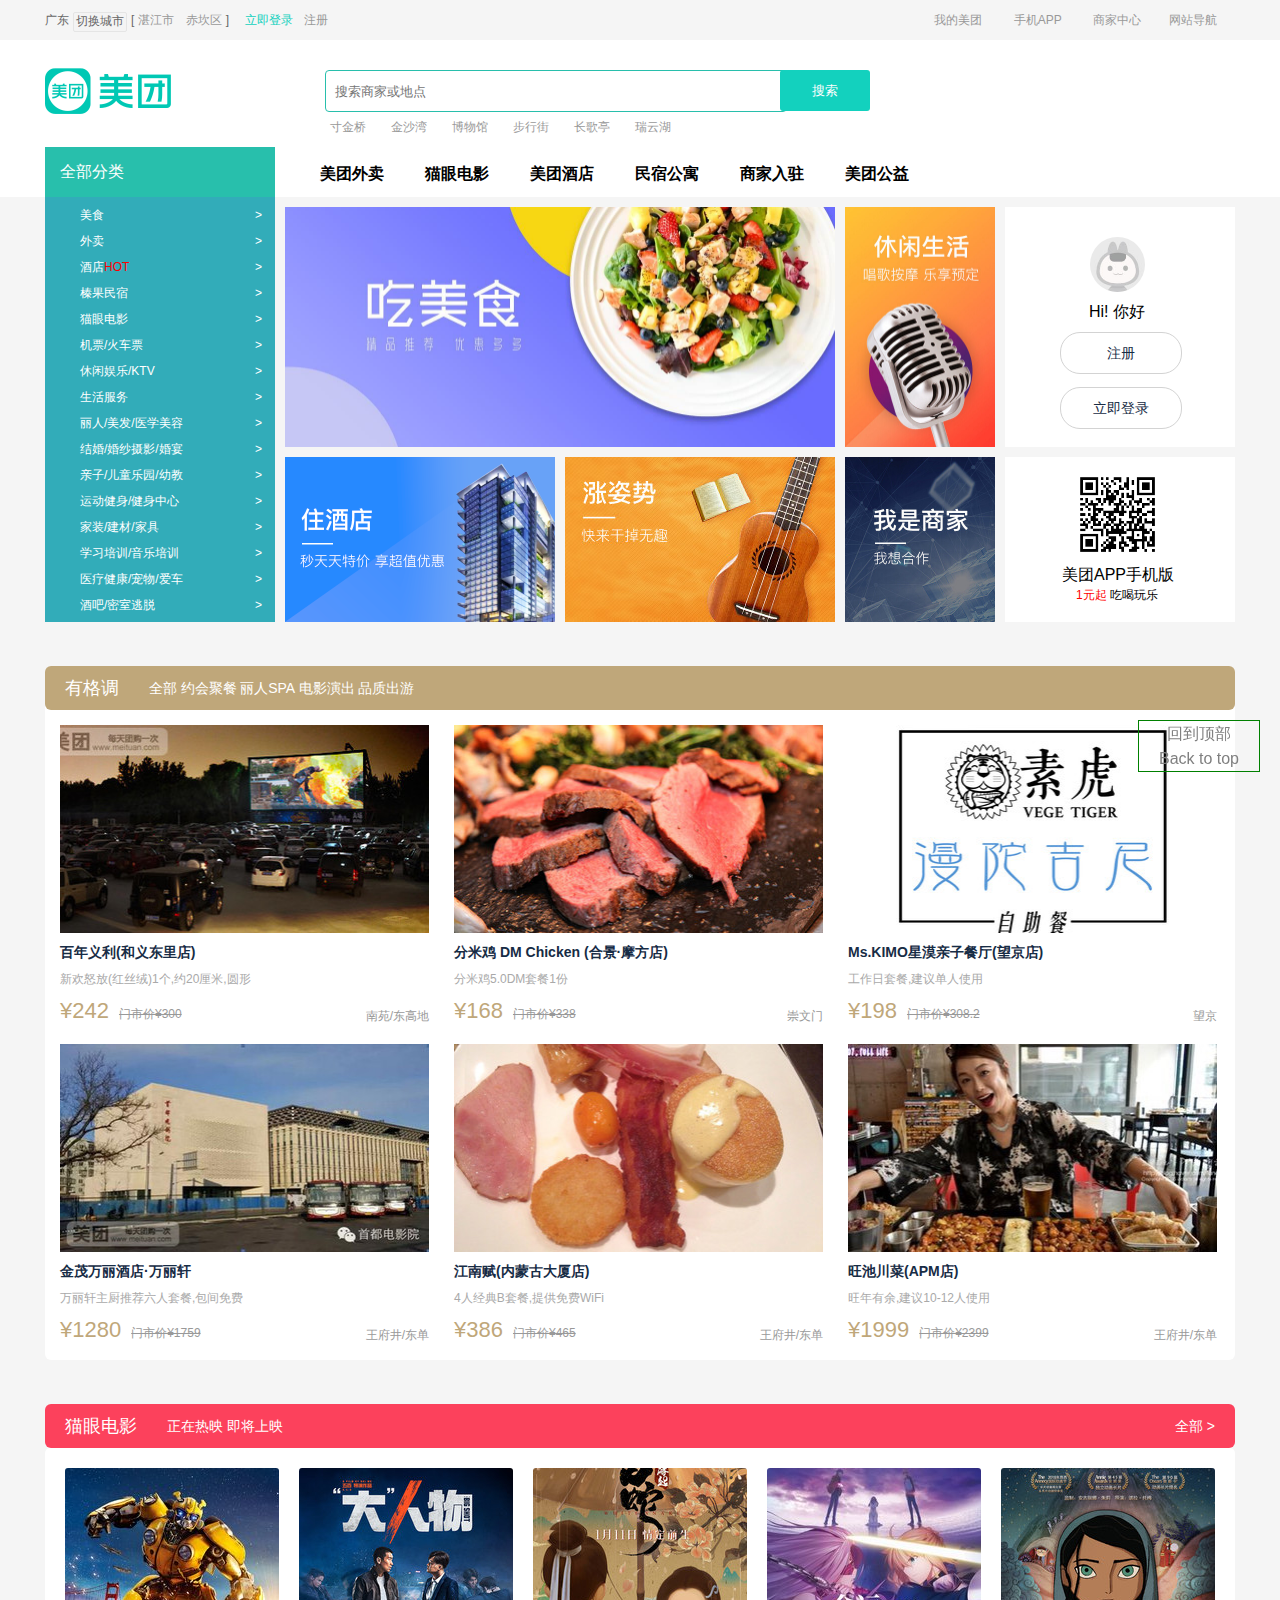
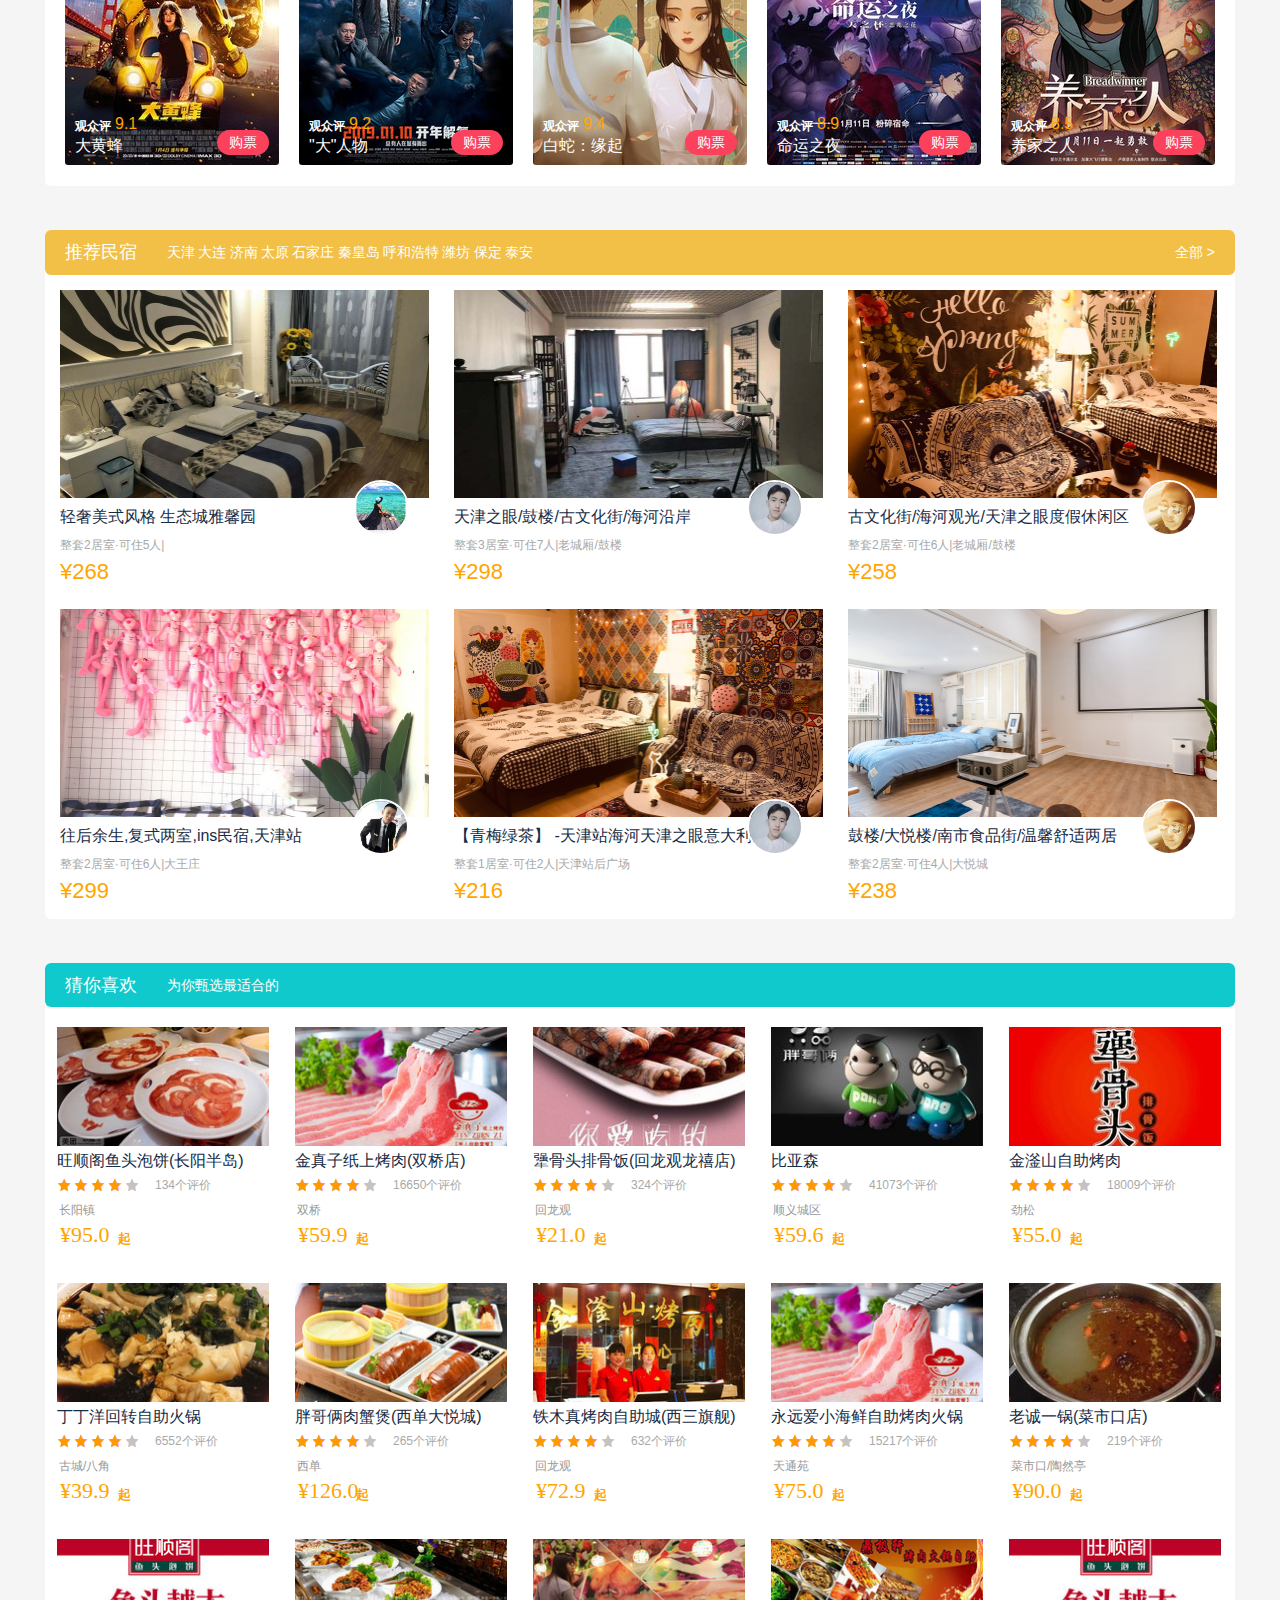
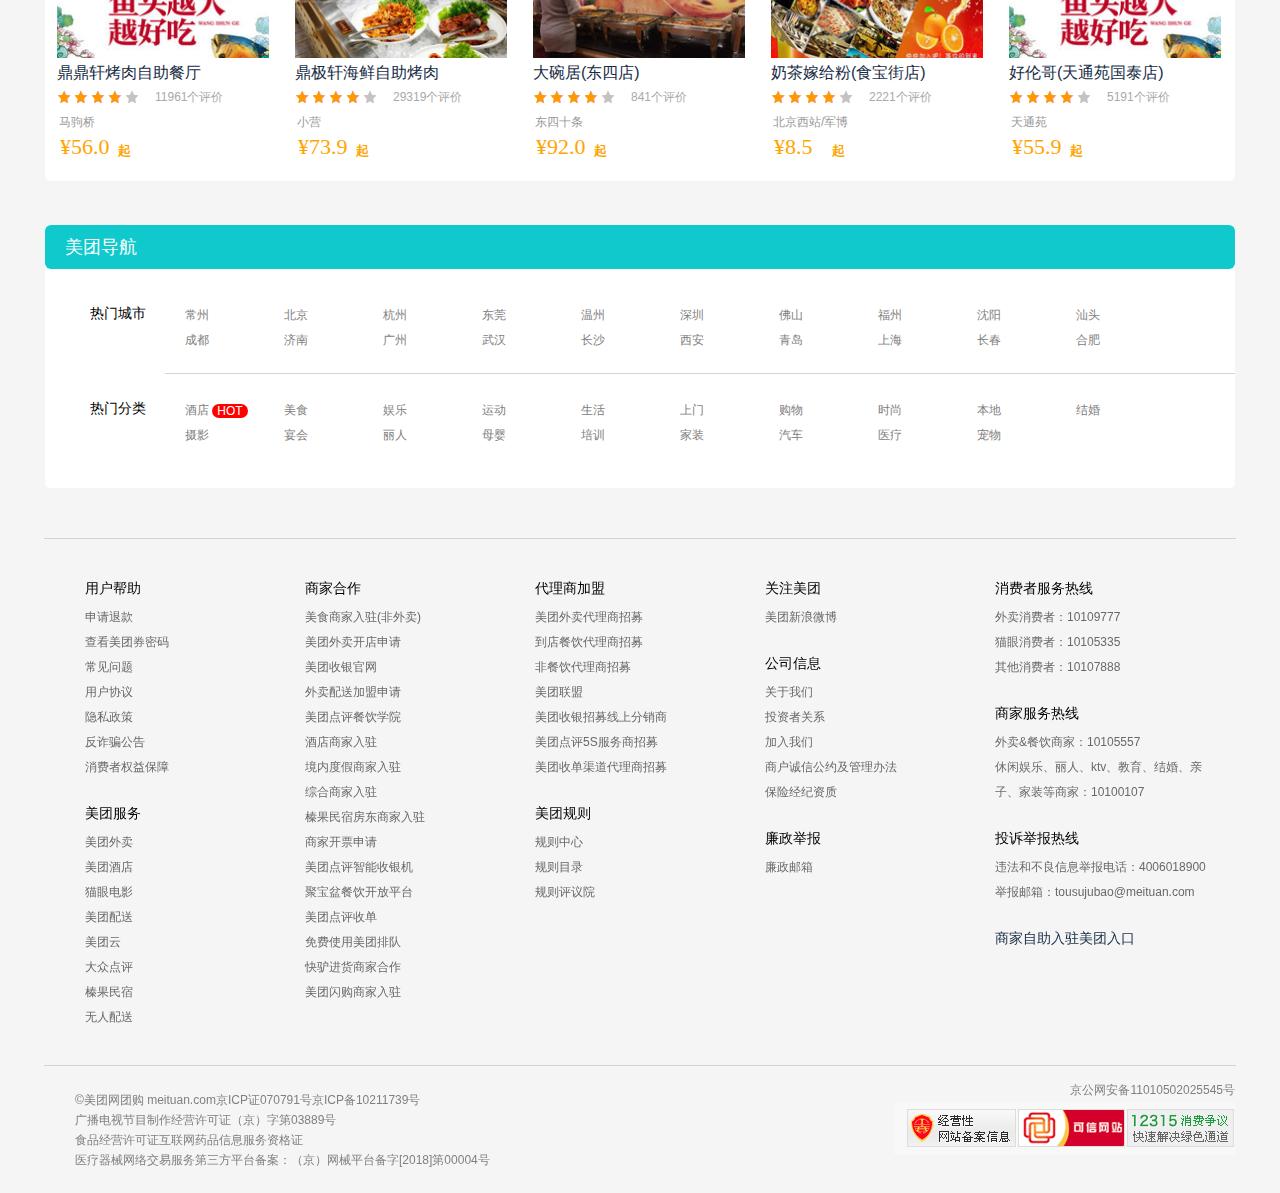
<file: index.html>
<!DOCTYPE html>
<html>
	<head>
		<meta charset="UTF-8">
		<link href="img/shouyePicture/MT.ico" rel="icon" type="image/x-icon" />
		<title>北京美团网-北京美食_酒店_旅游</title>
		<link rel="stylesheet" type="text/css" href="css/base.css"/>
		<link rel="stylesheet" type="text/css" href="css/meituanshouye.css"/>
	</head>
	<body>
		<div id="huidaodingbu">
			<li id="top">回到顶部<br />Back to top</li><br />
		</div>
		<div id="tonglan">
			<div id="banxin">
				<div id="box1">
					<span id="guangdong">广东</span>
					<a id="chengshi" href="">切换城市</a>
					<div id="diqu">
						[<a class="diqu" href="">湛江市</a>
						<a class="diqu" href="">赤坎区</a>]
					</div>
					<div id="denglu">
						<a class="denglu" href="denglu.html">立即登录</a>
						<a class="denglu" id="zhuce" href="zhuce.html">注册</a>
					</div>
				</div>
				
				<div id="box2">
					
					<ul id="meituan">
						<div id="wdmtbox"><a class="wdmt" href="">我的美团
							<ul class="wdmtcd">
								<li class="caidan1">我的订单</li>
								<li class="caidan1">我的收藏</li>
								<li class="caidan1">抵用券</li>
								<li class="caidan1">账户设置</li>
							</ul>
						</a></div>
						
						<a class="wdmt" href="" >手机APP</a>
						
						<a class="wdmt" href="">商家中心</a>
						
						<div id="box3"><a class="wdmt" id="wzdh" href="">网站导航
							
							<div id="daohang">
						    	<a href="minsuxiangqing.html"><p id="jiudianlvyou">酒店旅游</p></a>
						    	<ul id="jiudian">
							    	<a href="minsuxiangqing.html" class="btns"><li class="jiudian">国际机票</li></a>
							    	<a href="minsuxiangqing.html" class="btns"><li class="jiudian">经济型酒店</li></a>
							    	<a href="minsuxiangqing.html" class="btns"><li class="jiudian">公寓</li></a>
							    	<a href="minsuxiangqing.html" class="btns"><li class="jiudian">青年旅舍</li></a>
							    	<a href="minsuxiangqing.html" class="btns"><li class="jiudian">农家院</li></a>
						       </ul>
						       
						       <ul id="jiudian1">
							    	<a href="minsuxiangqing.html" class="btns"><li class="jiudian">火车票</li></a>
							    	<a href="minsuxiangqing.html" class="btns"><li class="jiudian">主题酒店</li></a>
							    	<a href="minsuxiangqing.html" class="btns"><li class="jiudian">豪华酒店</li></a>
							    	<a href="minsuxiangqing.html" class="btns"><li class="jiudian">度假酒店</li></a>
						       </ul>
						       
						       <ul id="jiudian2">
							    	<a href="minsuxiangqing.html" class="btns"><li class="jiudian">榛果民宿</li></a>
							    	<a href="minsuxiangqing.html" class="btns"><li class="jiudian">商务酒店</li></a>
							    	<a href="minsuxiangqing.html" class="btns"><li class="jiudian">客栈</li></a>
							    	<a href="minsuxiangqing.html" class="btns"><li class="jiudian">别墅</li></a>
						       </ul>
						       
						       <a href="shangpinliebiao.html"><p id="chimeishi">吃美食</p></a>
						    	<ul id="chimeishi1">
							    	<a href="shangpinliebiao.html" class="btns"><li class="jiudian">烤鱼</li></a>
							    	<a href="shangpinliebiao.html" class="btns"><li class="jiudian">烧烤</li></a>
							    	<a href="shangpinliebiao.html" class="btns"><li class="jiudian">火锅</li></a>
						       </ul>
						       
						       <ul id="chimeishi2">
							    	<a href="shangpinliebiao.html" class="btns"><li class="jiudian">特色小吃</li></a>
							    	<a href="shangpinliebiao.html" class="btns"><li class="jiudian">自助餐</li></a>
							    	<a href="shangpinliebiao.html" class="btns"><li class="jiudian">代金券</li></a>
						       </ul>
						       
						       <a href="maoyandianying.html"><p id="kandianying">看电影</p></a>
						    	<ul id="kandianying1">
							    	<a href="maoyandianying.html" class="btns"><li class="jiudian">热映电影</li></a>
							    	<a href="maoyandianying.html" class="btns"><li class="jiudian">热门影院</li></a>
							    	<a href="maoyandianying.html" class="btns"><li class="jiudian">热映电影口碑榜</li></a>
							    	<a href="maoyandianying.html" class="btns"><li class="jiudian">最受期待电影</li></a>
							    	<a href="maoyandianying.html" class="btns"><li class="jiudian">国内票房榜</li></a>
							    	<a href="maoyandianying.html" class="btns"><li class="jiudian">北美票房榜</li></a>
							    	<a href="maoyandianying.html" class="btns"><li class="jiudian">电影排行榜</li></a>
						       </ul>
						       
						       
						       <p id="shoujiyingyong">手机应用</p>
						       <div id="shouji">
							    	<a href=""><img src="img/shouyePicture/7.png" class="btns"></a>
							    	<a href=""><img src="img/shouyePicture/8.png" class="btns"></a>
							    	<a href=""><img src="img/shouyePicture/9.png" class="btns"></a>
							    	<a href=""><img src="img/shouyePicture/5.png" class="btns"></a>
							    	<a href=""><img src="img/shouyePicture/6.png" class="btns"></a>
						       </div>
							</div>
						</a></div>
					</ul>
					
				</div>
			</div>
		</div>
		
		<header id="logosearch">
			<div id="box4">
				<a href=""><img src="img/shouyePicture/logo.png" id="logo"/></a>
				<div id="qbfl"><span id="fl">全部分类</span></div>
				
				<div id="info">
					    <input type="text" id="oi" style="text-indent:6px" placeholder="搜索商家或地点"/>
					  <a href="shangpinliebiao.html"><div id="sousuo"><button id="ok">搜索</button></div></a>
				</div>
				
				<ul id="kind">
				    	<a href=""><li class="btnsl">寸金桥</li></a>
				    	<a href=""><li class="btnsl">金沙湾</li></a>
				    	<a href=""><li class="btnsl">博物馆</li></a>
				    	<a href=""><li class="btnsl">步行街</li></a>
				    	<a href=""><li class="btnsl">长歌亭</li></a>
				    	<a href=""><li class="btnsl">瑞云湖</li></a>
				</ul>
				    
				<ul id="daohang1">
				    	<a href="maoyandianying.html"><li class="btns2">美团外卖</li></a>
				    	<a href="maoyandianying.html"><li class="btns2">猫眼电影</li></a>
				    	<a href="maoyandianying.html"><li class="btns2">美团酒店</li></a>
				    	<a href="maoyandianying.html"><li class="btns2">民宿公寓</li></a>
				    	<a href="maoyandianying.html"><li class="btns2">商家入驻</li></a>
				    	<a href="maoyandianying.html"><li class="btns2">美团公益</li></a>
				</ul>
				
			</div>
		</header>
		
		<header id="header1">
		<div id="liebiao">
			<ul id="fuwuliebiao">
				<li class="liebiaohover"><a href="" class="liebiao">美食</a><span class="jiantou">></span></li>
				<div id="erjicaidan">
							    	<a href=""<p id="meishi">美食</p></a>
							    		<a href=""<p id="gengduo">更多></p></a>
							    	
							    	<ul id="meishicaidan">
							    		<HR style="FILTER: alpha(opacity=100,finishopacity=0,style=3)" width="85%" color=#999 SIZE=1>
								    	<a href="" class="btns3"><li class="meishi">代金券</li></a>
								    	<a href="" class="btns3"><li class="meishi">甜点饮品</li></a>
								    	<a href="" class="btns3"><li class="meishi">火锅</li></a>
								    	<a href="" class="btns3"><li class="meishi">自助餐</li></a>
								    	<a href="" class="btns3"><li class="meishi">小吃快餐</li></a>
								    	<a href="" class="btns3"><li class="meishi">日韩料理</li></a>
								    	<a href="" class="btns3"><li class="meishi">西餐</li></a>
								    	<a href="" class="btns3"><li class="meishi">聚餐宴请</li></a>
								    	<a href="" class="btns3"><li class="meishi">烧烤烤肉</li></a>
								    	<a href="" class="btns3"><li class="meishi">东北菜</li></a>
							     	</ul>
						</div>
				<li class="liebiaohover"><a href="" class="liebiao">外卖</a><span class="jiantou">></span></li>
				<li class="liebiaohover"><a href="" class="liebiao">酒店</a><span style="color: red;">HOT</span><span class="jiantou">></span></li>
				<li class="liebiaohover"><a href="" class="liebiao">榛果民宿</a><span class="jiantou">></span></li>
				<li class="liebiaohover"><a href="" class="liebiao">猫眼电影</a><span class="jiantou">></span></li>
				<li class="liebiaohover"><a href="" class="liebiao">机票/火车票</a><span class="jiantou">></span></li>
				<li class="liebiaohover"><a href="" class="liebiao">休闲娱乐</a>/KTV<span class="jiantou">></span></li>
				<li class="liebiaohover"><a href="" class="liebiao">生活服务</a><span class="jiantou">></span></li>
				<li class="liebiaohover"><a href="" class="liebiao">丽人/美发/医学美容</a><span class="jiantou">></span></li>
				<li class="liebiaohover"><a href="" class="liebiao">结婚/婚纱摄影/婚宴</a><span class="jiantou">></span></li>
				<li class="liebiaohover"><a href="" class="liebiao">亲子/儿童乐园/幼教</a><span class="jiantou">></span></li>
				<li class="liebiaohover"><a href="" class="liebiao">运动健身/健身中心</a><span class="jiantou">></span></li>
				<li class="liebiaohover"><a href="" class="liebiao">家装/建材/家具</a><span class="jiantou">></span></li>
				<li class="liebiaohover"><a href="" class="liebiao">学习培训/音乐培训</a><span class="jiantou">></span></li>
				<li class="liebiaohover"><a href="" class="liebiao">医疗健康/宠物/爱车</a><span class="jiantou">></span></li>
				<li class="liebiaohover"><a href="" class="liebiao">酒吧/密室逃脱</a><span class="jiantou">></span></li>
			</ul>
		</div>
		
		<div id="shouyelunbo">
			<a><div id="before"><</div></a>
			<a><div id="next">></div></a>
			<ul id="picbox">
				<a href="minsuxiangqing.html"><li class="bigPic" id="bigpic1"><img src="img/shouyelunbo/1.jpg" alt=""  class="bigpiclunbo"/></li></a>
				<a href="minsuxiangqing.html"><li class="bigPic" id="bigpic2"><img src="img/shouyelunbo/2.jpg" alt=""  class="bigpiclunbo"/></li></a>
				<a href="minsuxiangqing.html"><li class="bigPic" id="bigpic3"><img src="img/shouyelunbo/3.jpg" alt=""  class="bigpiclunbo"/></li></a>
				<a href="minsuxiangqing.html"><li class="bigPic" id="bigpic4"><img src="img/shouyelunbo/4.jpg" alt=""  class="bigpiclunbo"/></li></a>
			</ul>
			<script src="css/meituanshouye.js"></script>
		</div>
		
		<!--轮播旁边四个图-->
		<a href=""><div id="xiuxianshenghuo"><img src="img/shouyePicture/4.jpg" id="xxsh"/></div></a>
		<a href=""><div id="zhujiudian"><img src="img/shouyePicture/2.png" id="zjd"/></div></a>
		<a href=""><div id="zhangzishi"><img src="img/shouyePicture/3.jpg" id="zzs"/></div></a>
		<a href=""><div id="woshishangjia"><img src="img/shouyePicture/1.jpg" id="wssj"/></div></a>
		
		<!--注册登录-->
		<div id="zhucedenglu">
			<img src="img/shouyePicture/denglu.jpg" id="nihao" />
			<span id="hi">Hi! 你好</span>
			<a href="zhuce.html"><div id="zhuce1">注册</div></a>
			<a href="denglu.html"><div id="denglu1">立即登录</div></a>
		</div>
		<div id="vx">
			<img src="img/shouyePicture/vx.png" id="vxpic"/>
			<p id="mtshoujiban">美团APP手机版</p>
			<p id="chihewanle"><span style="color: red;">1元起</span> 吃喝玩乐</p>
		</div>
		</header>
		
		<header id="kongbai"></header>
		<header id="header2">
			<div id="box5">
			<a href="shangpinliebiao.html"><span id="yougediao">有格调</span></a>
			<a href="shangpinliebiao.html"><span id="ygdquanbu">全部 <a href="shangpinliebiao.html">约会聚餐</a> <a href="shangpinliebiao.html">丽人SPA</a> <a href="maoyandianying.html">电影演出</a> <a href="shangpinliebiao.html">品质出游</a></span></a>
			</div>
			
			<a href="minsuxiangqing.html"><div id="gBox">
				<div class="goods">
					<img src="img/yougediao/1.jpg" class="gPic"/>
					<h4 class="gName">百年义利(和义东里店)</h4>
					<p class="gInf">新欢怒放(红丝绒)1个,约20厘米,圆形</p>
						<div class="bottom">
							<span class="price">¥242</span>
							<span class="cheap">¥300</span>
							<div class="place">南苑/东高地</div>
						</div>			
				</div>			
			</div></a>
	
		</header>
		
		<header id="kongbai"></header>
		<div id="box6">
			<a href="maoyandianying.html"><span id="maoyanmovie">猫眼电影</span></a>
			<a href="maoyandianying.html"><span id="allmovie">正在热映 即将上映</span></a>
			<a href="maoyandianying.html"><span id="more">全部 ></span></a>
		</div>
		<!--猫眼电影轮播-->
		<div id="box7">
			<div id="before1"><</div>
			<div id="next1">></div>
			<ul id="moviepicbox">
				<a href="maoyandianying.html"><li class="moviepic" id="moviepic1"><img src="img/dianying/8.jpg" alt=""  class="moviepiclunbo"/>
				<span class="pingfen">观众评</span><span class="fenshu">9.1</span><span class="pianming">大黄蜂</span><div class="goupiao">购票</div>
				</li></a>
				<a href="maoyandianying.html"><li class="moviepic" id="moviepic2"><img src="img/dianying/14.jpg" alt=""  class="moviepiclunbo"/>
				<span class="pingfen">观众评</span><span class="fenshu">9.2</span><span class="pianming">"大"人物</span><div class="goupiao">购票</div>
				</li></a>
				<a href="maoyandianying.html"><li class="moviepic" id="moviepic3"><img src="img/dianying/4.jpg" alt=""  class="moviepiclunbo"/>
				<span class="pingfen">观众评</span><span class="fenshu">9.4</span><span class="pianming">白蛇：缘起</span><div class="goupiao">购票</div>
				</li></a>
				<a href="maoyandianying.html"><li class="moviepic" id="moviepic4"><img src="img/dianying/3.jpg" alt=""  class="moviepiclunbo"/>
				<span class="pingfen">观众评</span><span class="fenshu">8.9</span><span class="pianming">命运之夜</span><div class="goupiao">购票</div>
				</li></a>
				<a href="maoyandianying.html"><li class="moviepic" id="moviepic5"><img src="img/dianying/5.jpg" alt=""  class="moviepiclunbo"/>
				<span class="pingfen">观众评</span><span class="fenshu">8.5</span><span class="pianming">养家之人</span><div class="goupiao">购票</div>
				</li></a>
			</ul>
				
			<ul id="moviepicbox1">
				<a href="maoyandianying.html"><li class="moviepic" id="moviepic6"><img src="img/dianying/12.jpg" alt=""  class="moviepiclunbo"/>
				<span class="pingfen">观众评</span><span class="fenshu">8.9</span><span class="pianming">来电狂响</span><div class="goupiao">购票</div>
				</li></a>
				<a href="maoyandianying.html"><li class="moviepic" id="moviepic7"><img src="img/dianying/11.jpg" alt=""  class="moviepiclunbo"/>
				<span class="pingfen">观众评</span><span class="fenshu">8.5</span><span class="pianming">德鲁大叔</span><div class="goupiao">购票</div>
				</li></a>
				<a href="maoyandianying.html"><li class="moviepic" id="moviepic8"><img src="img/dianying/13.jpg" alt=""  class="moviepiclunbo"/>
				<span class="pingfen">观众评</span><span class="fenshu">9.1</span><span class="pianming">蜘蛛侠</span><div class="goupiao">购票</div>
				</li></a>
				<a href="maoyandianying.html"><li class="moviepic" id="moviepic9"><img src="img/dianying/17.jpg" alt=""  class="moviepiclunbo"/>
				<span class="pingfen">观众评</span><span class="fenshu">9.1</span><span class="pianming">海王</span><div class="goupiao">购票</div>
				</li></a>
				<a href="maoyandianying.html"><li class="moviepic" id="moviepic0"><img src="img/dianying/15.jpg" alt=""  class="moviepiclunbo"/>
				<span class="pingfen">观众评</span><span class="fenshu">9.5</span><span class="pianming">奎迪</span><div class="goupiao">购票</div>
				</li></a>
			</ul>	
			<script src="css/dianyinglunbo.js"></script>
		</div>
		
		<header id="kongbai"></header>
		<header id="header3">
			<div id="box8">
			<a href="minsuxiangqing.html"><span id="yougediao">推荐民宿</span></a>
			<a href="minsuxiangqing.html"><span id="ygdquanbu"><a href="minsuxiangqing.html">天津</a> <a href="minsuxiangqing.html">大连</a> <a href="minsuxiangqing.html">济南</a> <a href="minsuxiangqing.html">太原</a> <a href="minsuxiangqing.html">石家庄</a> <a href="minsuxiangqing.html">秦皇岛</a> <a href="minsuxiangqing.html">呼和浩特</a> <a href="minsuxiangqing.html">潍坊</a> <a href="minsuxiangqing.html">保定</a> <a href="minsuxiangqing.html">泰安</a></span></a>
			<a href="minsuxiangqing.html"><span id="more">全部 ></span></a>
			</div>
			
			<a href="minsuxiangqing.html"><div id="gBoxm">
				<div class="house">
					<img src="img/mingsuPicture/1.jpg" class="gPicm"/>
					<img src="img/mingsuBoss/1.jpg" class='gboss' />
					<p class="gNamem">轻奢美式风格 生态城雅馨园</p>
					<p class="people">整套2居室·可住5人|</p>
						<div class="bottomm">
							<span class="pricem">¥268</span>
						</div>			
				</div>			
			</div></a>
		</header>
		
		<header id="kongbai"></header>
		<header id="header4">
		<div id="box9">
			<a href="shangpinliebiao.html"><span id="cainixihuan">猜你喜欢</span></a>
			<a href="shangpinliebiao.html"><span id="youlike">为你甄选最适合的</span></a>
		</div>
		
		<a href="minsuxiangqing.html"><div id="gBoxc">
				<div class="like">
					<img src="img/cainixihuan/2.jpg" class="gPicc"/>
					<p class="gNamec">旺顺阁鱼头泡饼(长阳半岛)</p>
					<img src="img/cainixihuan/xing.png" class="xing"/>
					<div class="pingjia">134个评价</div>
						<div class="bottomc">
							<span class="placec">长阳镇</span>
							<span class="pricec">¥95.0</span>
							<span class="qi">起</span>
						</div>			
				</div>			
		</div></a>
		</header>
		<script src="css/dongtaiminsu.js"></script>
		
		<header id="kongbai"></header>
		<header id="header5">
		<div id="box10">
			<a href=""><span id="meituandaohang">美团导航</span></a>
		</div>
		<span id="remenchengshi">热门城市</span>
		
		<ul id="chengshi1">
		<a href=""><li class="chengshi">常州</li></a>
		<a href=""><li class="chengshi">北京</li></a>
		<a href=""><li class="chengshi">杭州</li></a>
		<a href=""><li class="chengshi">东莞</li></a>
		<a href=""><li class="chengshi">温州</li></a>
		<a href=""><li class="chengshi">深圳</li></a>
		<a href=""><li class="chengshi">佛山</li></a>
		<a href=""><li class="chengshi">福州</li></a>
		<a href=""><li class="chengshi">沈阳</li></a>
		<a href=""><li class="chengshi">汕头</li></a>
		</ul>
		
		<ul id="chengshi2">
		<a href=""><li class="chengshi">成都</li></a>
		<a href=""><li class="chengshi">济南</li></a>
		<a href=""><li class="chengshi">广州</li></a>
		<a href=""><li class="chengshi">武汉</li></a>
		<a href=""><li class="chengshi">长沙</li></a>
		<a href=""><li class="chengshi">西安</li></a>
		<a href=""><li class="chengshi">青岛</li></a>
		<a href=""><li class="chengshi">上海</li></a>
		<a href=""><li class="chengshi">长春</li></a>
		<a href=""><li class="chengshi">合肥</li></a>
		</ul>
		<HR align=center width=1068 color=lightgrey SIZE=1 id="hr">
		
		<span id="remenfenlei">热门分类</span>
		<ul id="chengshi3">
		<a href=""><li class="chengshi">酒店<div id="hot" style="width: 36px; height: 14px;background: red; border-radius: 10px; text-align: center;line-height: 14px;"><span style="color: white;font-size: 12px;">HOT</span></div></li></a>
		<a href=""><li class="chengshi">美食</li></a>
		<a href=""><li class="chengshi">娱乐</li></a>
		<a href=""><li class="chengshi">运动</li></a>
		<a href=""><li class="chengshi">生活</li></a>
		<a href=""><li class="chengshi">上门</li></a>
		<a href=""><li class="chengshi">购物</li></a>
		<a href=""><li class="chengshi">时尚</li></a>
		<a href=""><li class="chengshi">本地</li></a>
		<a href=""><li class="chengshi">结婚</li></a>
		</ul>
		
		<ul id="chengshi4">
		<a href=""><li class="chengshi">摄影</li></a>
		<a href=""><li class="chengshi">宴会</li></a>
		<a href=""><li class="chengshi">丽人</li></a>
		<a href=""><li class="chengshi">母婴</li></a>
		<a href=""><li class="chengshi">培训</li></a>
		<a href=""><li class="chengshi">家装</li></a>
		<a href=""><li class="chengshi">汽车</li></a>
		<a href=""><li class="chengshi">医疗</li></a>
		<a href=""><li class="chengshi">宠物</li></a>
		<a href=""><li class="chengshi"></li></a>
		</ul>
		
		
		</header>
		
		<header id="kongbai"></header>
		<HR align=center width=1190 color=lightgrey SIZE=1>
		<header id="header6">
			<span id="yonghubangzhu">用户帮助</span>
			<ul id="yonghubangzhu1">
				<a href=""><li class="bottomli">申请退款</li></a>
				<a href=""><li class="bottomli">查看美团券密码</li></a>
				<a href=""><li class="bottomli">常见问题</li></a>
				<a href=""><li class="bottomli">用户协议</li></a>
				<a href=""><li class="bottomli">隐私政策</li></a>
				<a href=""><li class="bottomli">反诈骗公告</li></a>
				<a href=""><li class="bottomli">消费者权益保障</li></a>
			</ul>
			
			<span id="meituanfuwu">美团服务</span>
			<ul id="meituanfuwu1">
				<a href=""><li class="bottomli">美团外卖</li></a>
				<a href=""><li class="bottomli">美团酒店</li></a>
				<a href=""><li class="bottomli">猫眼电影</li></a>
				<a href=""><li class="bottomli">美团配送</li></a>
				<a href=""><li class="bottomli">美团云</li></a>
				<a href=""><li class="bottomli">大众点评</li></a>
				<a href=""><li class="bottomli">榛果民宿</li></a>
				<a href=""><li class="bottomli">无人配送</li></a>
			</ul>

			<span id="shangjiahezuo">商家合作</span>
			<ul id="shangjiahezuo1">
				<a href=""><li class="bottomli">美食商家入驻(非外卖)</li></a>
				<a href=""><li class="bottomli">美团外卖开店申请</li></a>
				<a href=""><li class="bottomli">美团收银官网</li></a>
				<a href=""><li class="bottomli">外卖配送加盟申请</li></a>
				<a href=""><li class="bottomli">美团点评餐饮学院</li></a>
				<a href=""><li class="bottomli">酒店商家入驻</li></a>
				<a href=""><li class="bottomli">境内度假商家入驻</li></a>
				<a href=""><li class="bottomli">综合商家入驻</li></a>
				<a href=""><li class="bottomli">榛果民宿房东商家入驻</li></a>
				<a href=""><li class="bottomli">商家开票申请</li></a>
				<a href=""><li class="bottomli">美团点评智能收银机</li></a>
				<a href=""><li class="bottomli">聚宝盆餐饮开放平台</li></a>
				<a href=""><li class="bottomli">美团点评收单</li></a>
				<a href=""><li class="bottomli">免费使用美团排队</li></a>
				<a href=""><li class="bottomli">快驴进货商家合作</li></a>
				<a href=""><li class="bottomli">美团闪购商家入驻</li></a>
			</ul>

			<span id="daili">代理商加盟</span>
			<ul id="daili1">
				<a href=""><li class="bottomli">美团外卖代理商招募</li></a>
				<a href=""><li class="bottomli">到店餐饮代理商招募</li></a>
				<a href=""><li class="bottomli">非餐饮代理商招募</li></a>
				<a href=""><li class="bottomli">美团联盟</li></a>
				<a href=""><li class="bottomli">美团收银招募线上分销商</li></a>
				<a href=""><li class="bottomli">美团点评5S服务商招募</li></a>
				<a href=""><li class="bottomli">美团收单渠道代理商招募</li></a>
			</ul>
			
			<span id="guize">美团规则</span>
			<ul id="guize1">
				<a href=""><li class="bottomli">规则中心</li></a>
				<a href=""><li class="bottomli">规则目录</li></a>
				<a href=""><li class="bottomli">规则评议院</li></a>
			</ul>
			
			<span id="guanzhu">关注美团</span>
			<ul id="guanzhu1">
				<a href=""><li class="bottomli">美团新浪微博</li></a>
			</ul>
	
			<span id="gongsi">公司信息</span>
			<ul id="gongsi1">
				<a href=""><li class="bottomli">关于我们</li></a>
				<a href=""><li class="bottomli">投资者关系</li></a>
				<a href=""><li class="bottomli">加入我们</li></a>
				<a href=""><li class="bottomli">商户诚信公约及管理办法</li></a>
				<a href=""><li class="bottomli">保险经纪资质</li></a>
			</ul>
			
			<span id="lianzheng">廉政举报</span>
			<ul id="lianzheng1">
				<a href=""><li class="bottomli">廉政邮箱</li></a>
			</ul>
		
			<span id="xfrexian">消费者服务热线</span>
			<ul id="xfrexian1">
				<a href=""><li class="bottomli">外卖消费者：10109777</li></a>
				<a href=""><li class="bottomli">猫眼消费者：10105335</li></a>
				<a href=""><li class="bottomli">其他消费者：10107888</li></a>
			</ul>
			
			<span id="sjrexian">商家服务热线</span>
			<ul id="sjrexian1">
				<a href=""><li class="bottomli">外卖&餐饮商家：10105557</li></a>
				<a href=""><li class="bottomli" style="width: 88%;">休闲娱乐、丽人、ktv、教育、结婚、亲子、家装等商家：10100107</li></a>
			</ul>
			
			<span id="tsrexian">投诉举报热线</span>
			<ul id="tsrexian1">
				<a href=""><li class="bottomli">违法和不良信息举报电话：4006018900</li></a>
				<a href=""><li class="bottomli">举报邮箱：tousujubao@meituan.com</li></a>
			</ul>
			
			<ul id="shangjiaruzhu1">
				<a href=""><li class="">商家自助入驻美团入口</li></a>
			</ul>
			
			
		</header>
		
		<HR align=center width=1190 color=lightgrey SIZE=1>
		<header id="header7">
			<ul id="foot1">
				<a href=""><li class="footer">©美团网团购 meituan.com</li></a>
				<a href=""><li class="footer">京ICP证070791号</li></a>
				<a href=""><li class="footer">京ICP备10211739号</li></a>
			</ul>
			
			<ul id="foot2">
				<a href=""><li class="footer">广播电视节目制作经营许可证（京）字第03889号</li></a>
			</ul>
			
			<ul id="foot3">
				<a href="">	<li class="footer">食品经营许可证</li></a>
				<a href=""><li class="footer">互联网药品信息服务资格证</li></a>
			</ul>
			
			<ul id="foot4">
				<a href=""><li class="footer">医疗器械网络交易服务第三方平台备案：（京）网械平台备字[2018]第00004号</li></a>
			</ul>
			
			<a href=""><span id="jgwab">京公网安备11010502025545号</span></a>
			<img src="img/shouyePicture/10.png" id="footerpic"/>
		</header>
	</body>
</html>
</file>
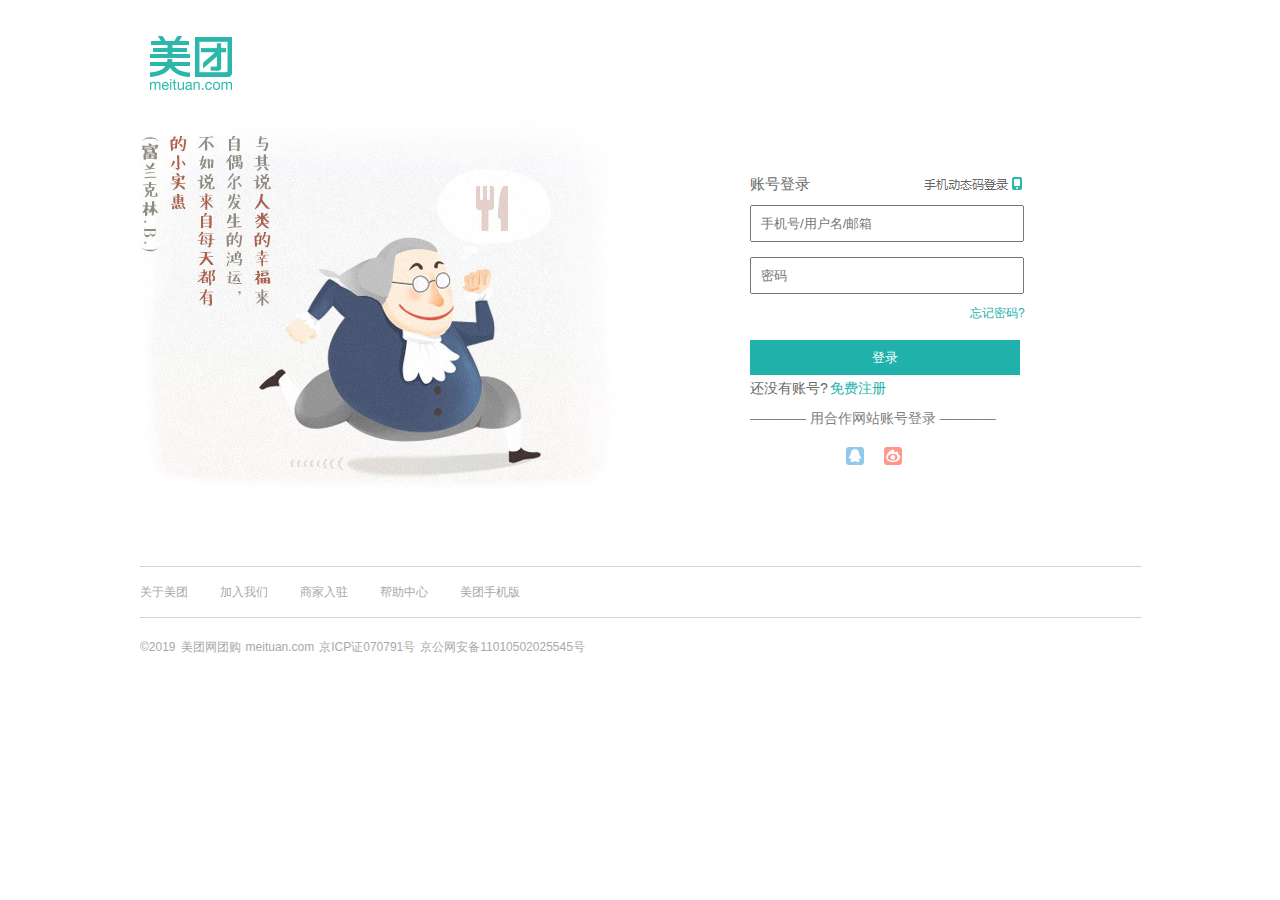
<file: denglu.html>
<!DOCTYPE html>
<html>
	<head>
		<meta charset="UTF-8">
		<link href="img/shouyePicture/MT.ico" rel="icon" type="image/x-icon" />
		<title>登录</title>
		<link rel="stylesheet" type="text/css" href="css/base.css"/>
		<link rel="stylesheet" type="text/css" href="css/denglu.css"/>
	</head>
	<body>
		<header id="header">
			<div id="box">
				<a href="index.html"><img src="img/denglu/3.png" id="logo"/></a>
			</div>
		</header>
		
		<header id="header1">
			<div id="box1">
				<img src="img/denglu/1.jpg" id="fulankelin"/>
				<div id="denglubox">
					<p id="zhanghaodenglu">账号登录</p>
					<a href="denglu.html"><img src="img/denglu/4.png" id="dongtaidenglu"/></a>
					<input id="zhanghao" type="text" style="width: 270px; height: 33px; text-indent: 6px" placeholder="手机号/用户名/邮箱"/>
					<input id="mima" type="text" style="width: 270px; height: 33px; text-indent: 6px" placeholder="密码"/>
					<a href="zhuce.html"><p id="wangjimima">忘记密码?</p></a>
					<a href=""><button id="denglubut">登录</button></a>
					<p id="wuzhanghao">还没有账号?</p>
					<a href="zhuce.html"><p id="mianfeizhuce">免费注册</p></a>
					<p id="hezuowangzhan">———— 用合作网站账号登录 ————</p>
					<a href="denglu.html"><img src="img/denglu/2.png" id="hezuopic"/></a>
				</div>
			</div>
		</header>
		
		<header id="kongbai"></header>
		
		<header id="header2">
			<div id="box2">
				<HR align=center width=1000px color=lightgray SIZE=1 id="">
				<ul id="footerul">
				    	<a href="index.html"><li class="btns">关于美团</li></a>
				    	<a href="index.html"><li class="btns">加入我们</li></a>
				    	<a href="index.html"><li class="btns">商家入驻</li></a>
				    	<a href="index.html"><li class="btns">帮助中心</li></a>
				    	<a href="index.html"><li class="btns">美团手机版</li></a>
				</ul>
				<HR align=center width=1000px color=lightgray SIZE=1 id="hr">
				<ul id="footer">
					<a href=""><li class="footer">©2019</li></a>
					<a href="shouye.html"><li class="footer">美团网团购</li></a>
					<a href=""><li class="footer">meituan.com</li></a>
					<a href=""><li class="footer">京ICP证070791号</li></a>
					<a href=""><li class="footer">京公网安备11010502025545号</li></a>	    
				</ul>
			</div>
		</header>
	</body>
</html>
</file>
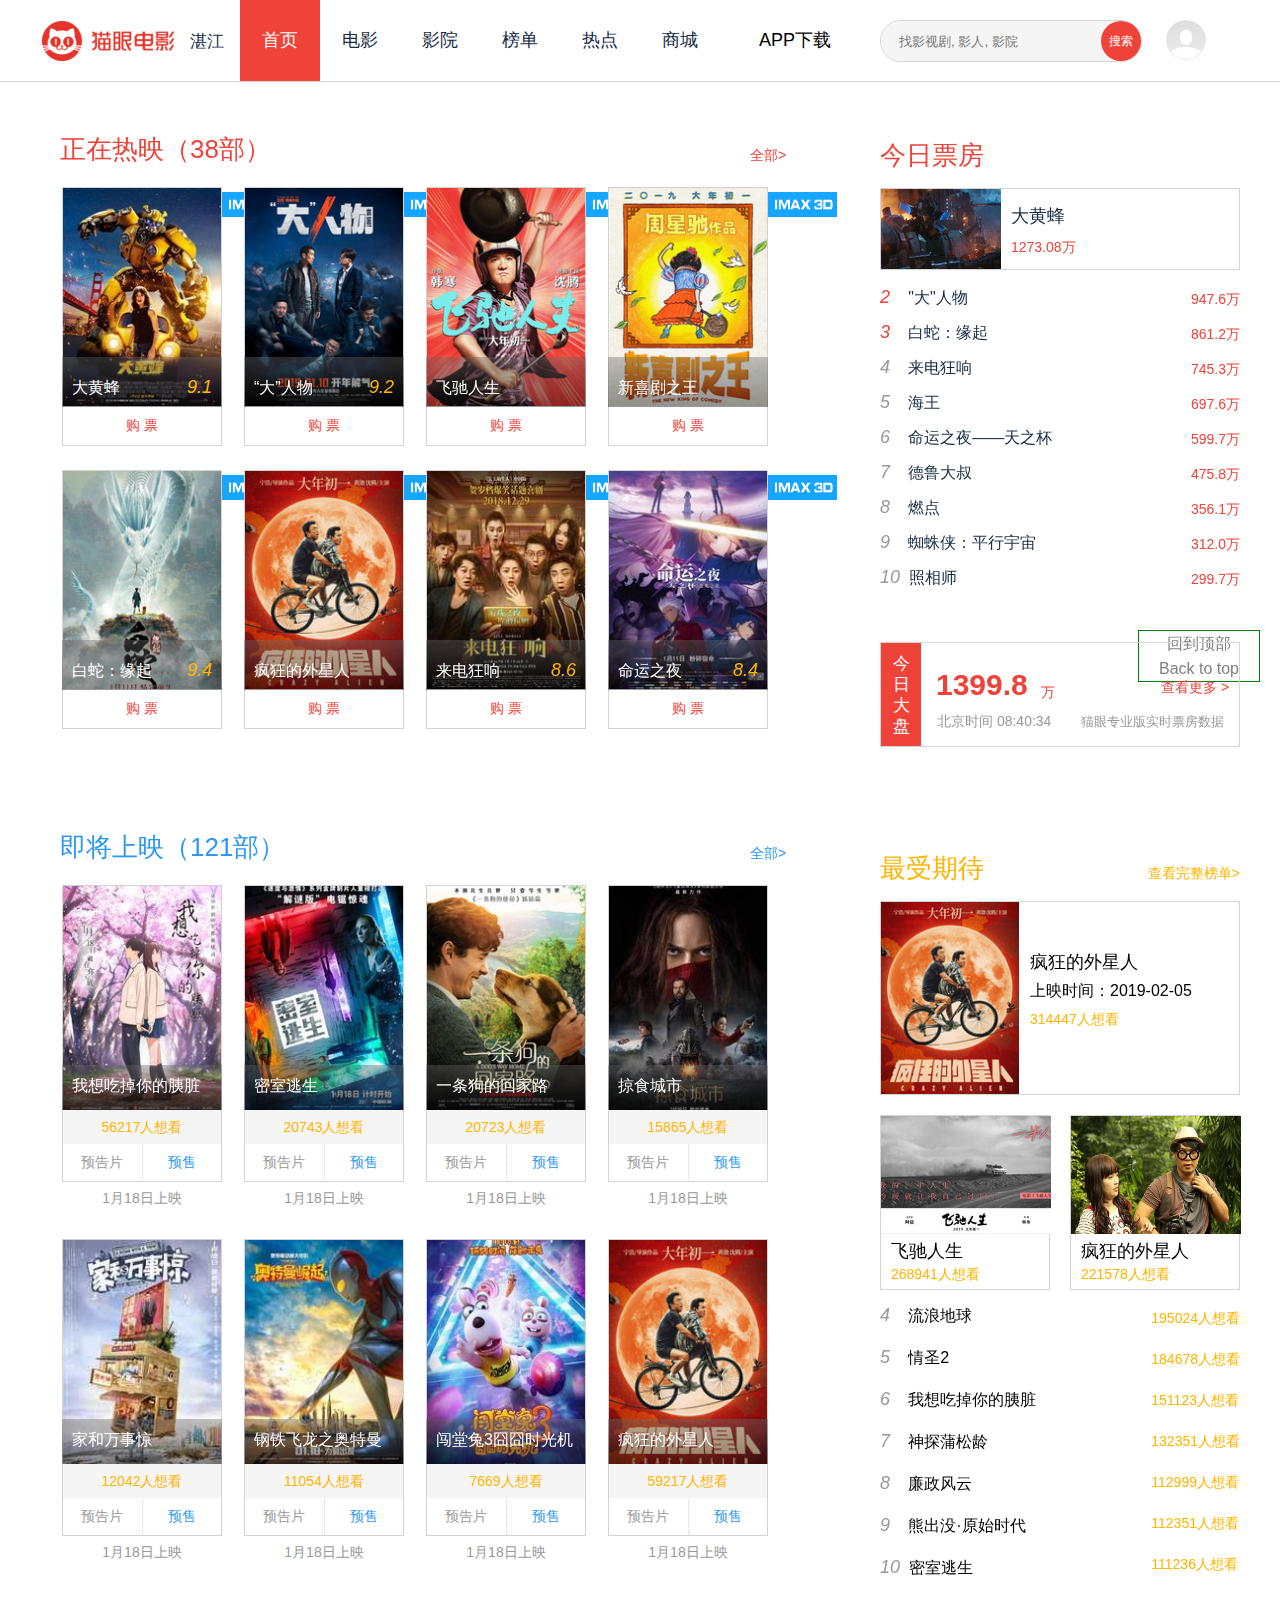
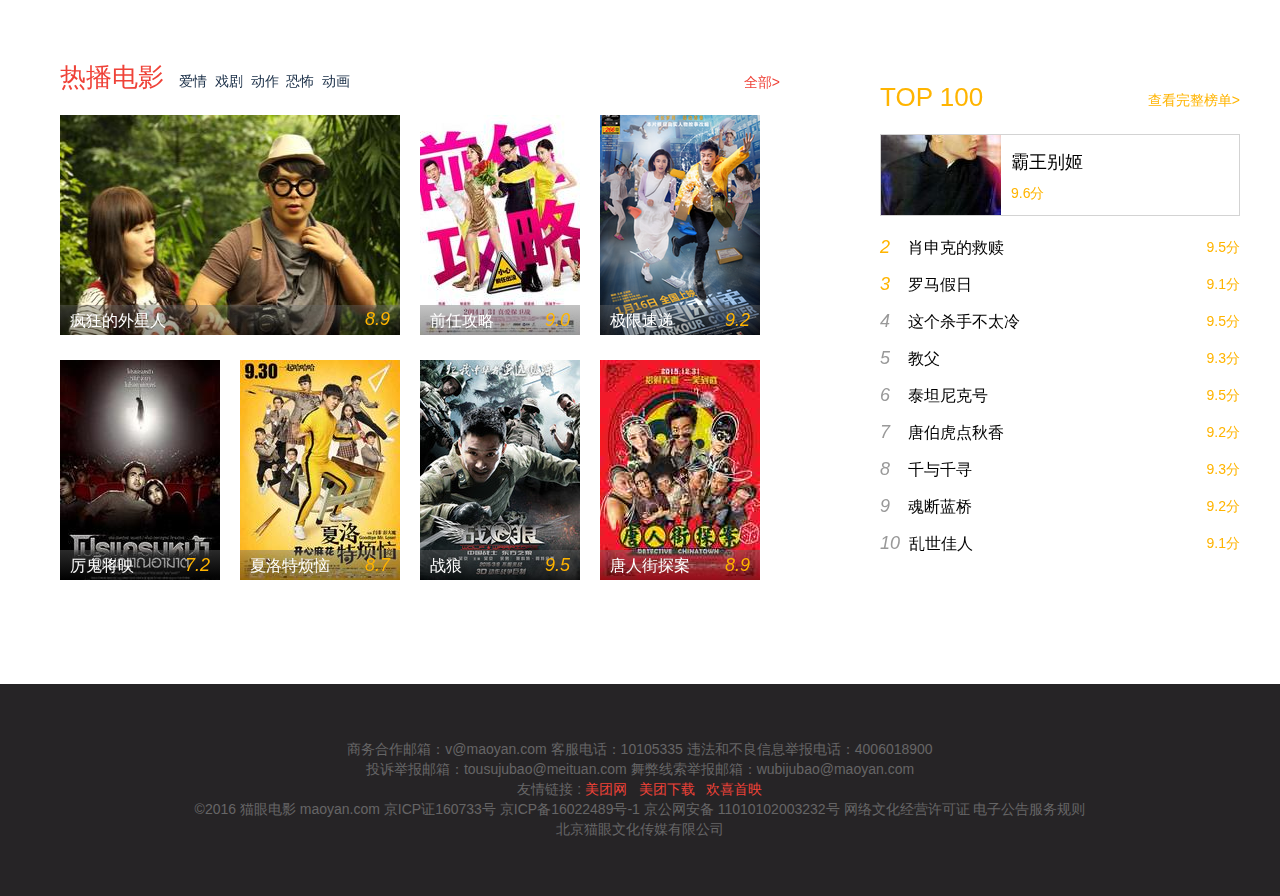
<file: maoyandianying.html>
<!DOCTYPE html>
<html>
	<head>
		<meta charset="UTF-8">
		<link href="img/shouyePicture/MT.ico" rel="icon" type="image/x-icon" />
		<title>猫眼电影</title>
		<link rel="stylesheet" type="text/css" href="css/base.css"/>
		<link rel="stylesheet" type="text/css" href="css/maoyandianying.css"/>
	</head>
	<body>
		<div id="huidaodingbu">
			<li id="top1">回到顶部<br />Back to top</li><br />
		</div>
		<div id="xiding">
		<header id="headerbox">
				<a href="index.html"><img src="img/maoyandianying/logo.png" id="logo"/></a>
				<a href=""><div id="zhanjiang">湛江
					<div id="zhanjiangbox">
						<p id="dingwei">定位城市：<a href="" id="zj">湛江</a></p>
						<HR id="zhanjiangline" align=center width=100% color=lightgray SIZE=1>
						<div id="a">A</div>
						<ul id="city">	                
							<a href=""><li class="btns">阿拉善盟</li></a>
							<a href=""><li class="btns">鞍山</li></a>
							<a href=""><li class="btns">安庆</li></a>
							<a href=""><li class="btns">安阳</li></a>
							<a href=""><li class="btns">阿坝</li></a>
							<a href=""><li class="btns">安顺</li></a>
							<a href=""><li class="btns">安康</li></a>
							<a href=""><li class="btns">阿勒泰</li></a>
							<a href=""><li class="btns">阿克苏</li></a>
							<a href=""><li class="btns">安吉</li></a>
							<a href=""><li class="btns">安丘</li></a>
							<a href=""><li class="btns">安岳</li></a>
							<a href=""><li class="btns">安平</li></a>
							<a href=""><li class="btns">安宁</li></a>
							<a href=""><li class="btns">安溪</li></a>
							<a href=""><li class="btns">安化</li></a>
							<a href=""><li class="btns">阿勒泰市</li></a>
							<a href=""><li class="btns">安福</li></a>
						</ul>
					</div>
				</div></a>
				
				<ul id="daohangtiao">
					<a href=""><div class="daohangbox1"><li class="daohang">首页</li></div></a>
					<a href=""><div class="daohangbox"><li class="daohang">电影</li></div></a>
					<a href=""><div class="daohangbox"><li class="daohang">影院</li></div></a>
					<a href=""><div class="daohangbox"><li class="daohang">榜单</li></div></a>
					<a href=""><div class="daohangbox"><li class="daohang">热点</li></div></a>
					<a href=""><div class="daohangbox"><li class="daohang">商城</li></div></a>
					<div id="daohangbox"><li class="daohang">APP下载
					<div id="vxpicbox">
						<img src="img/maoyandianying/vx.png" id="vx"/>
						<p id="xiazaiapp">扫描下载APP</p>
						<p id="xuanzuo">选座更优惠</p>
					</div>
					</li></div>
				</ul>
				
				<div id="info">
					    <input type="text" id="oi" style="text-indent: 15px;" placeholder="找影视剧, 影人, 影院"/>
					  <a href=""><div id="sousuo"><div id="ok">搜索</div></div></a>
				</div>
				
				<div id="yonghu"><img src="img/maoyandianying/yonghu.png" />
				<a href="denglu.html"><div id="denglu">登录</div></a>
				</div>
				
			</header>
			</div>
			
		
		<header id="kongbai"></header>
		
		<header id="header1">
			<div id="film1">
				<span id="reying">正在热映（38部）</span>
				<a href="shangpinliebiao.html"><span id="all">全部></span></a>
				
				<a href="minsuxiangqing.html">
				<div id="film">
					<div class="film">
					<img src="img/maoyandianying/dahuangfeng.jpg" class="gPic"/>
					<img src="img/maoyandianying/imax3d.png" class="gImax"/>
					<div class="shadow"></div>
					<p class="gName">大黄蜂</p>
					<p class="gInf">9.1</p>
					<p class="goupiao">购 票</p>
					</div>
				</div></a>
			
			</div>
			<div id="piaofang1">
				<p id="jinripiaofang">今日票房</p>
				<a href=""><div id="dahuangfeng">
					<img src="img/maoyandianying/1.jpg"/>
					<p class="dahuangfeng">大黄蜂</p>
					<p id="piaofang2">1273.08万</p>
				</div></a>
				
				<ul id="dianyinglist">
					<a href=""><li class="dianying"><span style="color: rgb(239,66,56); font-style: italic; font-size: 18px;">2 </span> &nbsp&nbsp&nbsp"大"人物</li></a>
					<a href=""><li class="dianying"><span style="color: rgb(239,66,56); font-style: italic; font-size: 18px;">3 </span> &nbsp&nbsp&nbsp白蛇：缘起</li></a>
					<a href=""><li class="dianying"><span style="color: #999; font-style: italic; font-size: 18px;">4 </span> &nbsp&nbsp&nbsp来电狂响</li></a>
					<a href=""><li class="dianying"><span style="color: #999; font-style: italic; font-size: 18px;">5 </span> &nbsp&nbsp&nbsp海王</li></a>
					<a href=""><li class="dianying"><span style="color: #999; font-style: italic; font-size: 18px;">6 </span> &nbsp&nbsp&nbsp命运之夜——天之杯</li></a>
					<a href=""><li class="dianying"><span style="color: #999; font-style: italic; font-size: 18px;">7 </span> &nbsp&nbsp&nbsp德鲁大叔</li></a>
					<a href=""><li class="dianying"><span style="color: #999; font-style: italic; font-size: 18px;">8 </span> &nbsp&nbsp&nbsp燃点</li></a>
					<a href=""><li class="dianying"><span style="color: #999; font-style: italic; font-size: 18px;">9 </span> &nbsp&nbsp&nbsp蜘蛛侠：平行宇宙</li></a>
					<a href=""><li class="dianying"><span style="color: #999; font-style: italic; font-size: 18px;">10 </span> &nbsp照相师</li></a>
				</ul>
				
				<ul id="piaofanglist">
					<li class="piaofanglist">947.6万</li>
					<li class="piaofanglist">861.2万</li>
					<li class="piaofanglist">745.3万</li>
					<li class="piaofanglist">697.6万</li>
					<li class="piaofanglist">599.7万</li>
					<li class="piaofanglist">475.8万</li>
					<li class="piaofanglist">356.1万</li>
					<li class="piaofanglist">312.0万</li>
					<li class="piaofanglist">299.7万</li>
				</ul>
			</div>
			<div id="dapan">
				<div id="jinridapanback"><div id="jinridapan">今日大盘</div></div>
				<div id="xiangqing">
					<span id="wan">1399.8</span>
					<span id="danwei">万</span>
					<a href=""><span id="chakangengduo">查看更多 ></span></a><br />
					<span id="beijingshijian">北京时间 08:40:34</span>
					<span id="maoyanzhuanye">猫眼专业版实时票房数据</span>
				</div>
			</div>
		</header>
		
		<header id="kongbai1"></header>
		
		<header id="header2">
		<div id="film2">
				<span id="jijiang">即将上映（121部）</span>
				<a href="shangpinliebiao.html"><span id="all1">全部></span></a>
				
				<a href="minsuxiangqing.html">
				<div id="film3">
					<div class="film3">
					<img src="img/maoyandianying/woxiangchidiao.jpg" class="gPic1"/>
					<div class="shadow1"></div>
					<p class="gName1">我想吃掉你的胰脏</p>
					<p class="xiangkan">56217人想看</p>
					<div class="yugao">预告片</div>
					<div class="yushou">预售</div>
					<div class="shangyin">1月18日上映</div>
					</div>
				</div></a>
			
			</div>
			
			<div id="bangdan">
				<span id="qidai">最受期待</span>
				<a href=""><span id="wanzheng">查看完整榜单></span></a>
				<a href=""><div id="fengkuang">
					<img src="img/maoyandianying/fengkuangdewaixingren.jpg" id="fengkuangpic"/>
					<span id="fengkuangname">疯狂的外星人</span>
					<span id="sysj">上映时间：2019-02-05</span>
					<span id="xk">314447人想看</span>
				</div></a>
				
				<a href=""><div id="feichi">
					<img src="img/maoyandianying/2.jpg" id="feichipic"/>
					<span id="feichirensheng">飞驰人生</span>
					<span id="feichixk">268941人想看</span>
				</div></a>
				<a href=""><div id="xiju">
					<img src="img/maoyandianying/darenwu.jpg" id="xijupic"/>
					<span id="xinxiju">疯狂的外星人</span>
					<span id="xijuxk">221578人想看</span>
				</div></a>
				
				<ul id="bangdanlist">
					<a href=""><li class="bangdan"><span style="color: #999; font-style: italic; font-size: 18px;">4 </span> &nbsp&nbsp&nbsp流浪地球</li></a>
					<a href=""><li class="bangdan"><span style="color: #999; font-style: italic; font-size: 18px;">5 </span> &nbsp&nbsp&nbsp情圣2</li></a>
					<a href=""><li class="bangdan"><span style="color: #999; font-style: italic; font-size: 18px;">6 </span> &nbsp&nbsp&nbsp我想吃掉你的胰脏</li></a>
					<a href=""><li class="bangdan"><span style="color: #999; font-style: italic; font-size: 18px;">7 </span> &nbsp&nbsp&nbsp神探蒲松龄</li></a>
					<a href=""><li class="bangdan"><span style="color: #999; font-style: italic; font-size: 18px;">8 </span> &nbsp&nbsp&nbsp廉政风云</li></a>
					<a href=""><li class="bangdan"><span style="color: #999; font-style: italic; font-size: 18px;">9 </span> &nbsp&nbsp&nbsp熊出没·原始时代</li></a>
					<a href=""><li class="bangdan"><span style="color: #999; font-style: italic; font-size: 18px;">10 </span> &nbsp密室逃生</li></a>
				</ul>
				
				<ul id="bangdanlist1">
					<li class="bangdanlist">195024人想看</li>
					<li class="bangdanlist">184678人想看</li>
					<li class="bangdanlist">151123人想看</li>
					<li class="bangdanlist">132351人想看</li>
					<li class="bangdanlist">112999人想看</li>
					<li class="bangdanlist">112351人想看</li>
					<li class="bangdanlist">111236人想看</li>
				</ul>
			</div>
		</header>
		
		<header id="kongbai1"></header>
		
		<div id="last">
		<header id="footerbox">
			<div id="rebo">
				<span id="rebolist">热播电影</span>
				<span id="rebolist1">&nbsp&nbsp&nbsp<a href="">爱情</a>&nbsp&nbsp<a href="">戏剧</a>&nbsp&nbsp<a href="">动作</a>&nbsp&nbsp<a href="">恐怖</a>&nbsp&nbsp<a href="">动画</a></span>
				<a href="shangpinliebiao.html"><span id="all2">全部></span></a>
			</div>
			
			<a href="minsuxiangqing.html"><div id="bigfilm">
				<img src="img/maoyandianying/darenwu.jpg" id="bigpic"/>
				<div id="bigshadow"></div>
				<span id="bigname">疯狂的外星人</span>
				<span id="bigpingfen">8.9</span>
			</div></a>
			
			<a href="minsuxiangqing.html">
				<div id="film4">
					<div class="film4">
					<img src="img/maoyandianying/qianren.jpg" class="gPic2"/>
					<div class="shadow2"></div>
					<p class="gName2">前任攻略</p>
					<p class="gInf2">9.0</p>
					</div>
				</div></a>
			<script src="css/maoyandianying.js"></script>
		</header>
		
		<div id="lastfilmlist">
			<div id="top">
				<span id="top100">TOP 100</span>
				<a href=""><span id="wanzhengbangdan">查看完整榜单></span></a>
			</div>
			
				<a href=""><div id="bawangbieji">
					<img src="img/maoyandianying/3.jpg"/>
					<p class="bawang">霸王别姬</p>
					<p id="bawangpingfen">9.6分</p>
				</div></a>
			<ul id="lastlist">
					<a href=""><li class="lastlist"><span style="color: #ffb400!important; font-style: italic; font-size: 18px;">2 </span> &nbsp&nbsp&nbsp肖申克的救赎</li></a>
					<a href=""><li class="lastlist"><span style="color: #ffb400!important; font-style: italic; font-size: 18px;">3 </span> &nbsp&nbsp&nbsp罗马假日</li></a>
					<a href=""><li class="lastlist"><span style="color: #999; font-style: italic; font-size: 18px;">4 </span> &nbsp&nbsp&nbsp这个杀手不太冷</li></a>
					<a href=""><li class="lastlist"><span style="color: #999; font-style: italic; font-size: 18px;">5 </span> &nbsp&nbsp&nbsp教父</li></a>
					<a href=""><li class="lastlist"><span style="color: #999; font-style: italic; font-size: 18px;">6 </span> &nbsp&nbsp&nbsp泰坦尼克号</li></a>
					<a href=""><li class="lastlist"><span style="color: #999; font-style: italic; font-size: 18px;">7 </span> &nbsp&nbsp&nbsp唐伯虎点秋香</li></a>
					<a href=""><li class="lastlist"><span style="color: #999; font-style: italic; font-size: 18px;">8 </span> &nbsp&nbsp&nbsp千与千寻</li></a>
					<a href=""><li class="lastlist"><span style="color: #999; font-style: italic; font-size: 18px;">9 </span> &nbsp&nbsp&nbsp魂断蓝桥</li></a>
					<a href=""><li class="lastlist"><span style="color: #999; font-style: italic; font-size: 18px;">10 </span> &nbsp乱世佳人</li></a>
			</ul>
				
			<ul id="lastpingjia">
					<li class="lastpingjia">9.5分</li>
					<li class="lastpingjia">9.1分</li>
					<li class="lastpingjia">9.5分</li>
					<li class="lastpingjia">9.3分</li>
					<li class="lastpingjia">9.5分</li>
					<li class="lastpingjia">9.2分</li>
					<li class="lastpingjia">9.3分</li>
					<li class="lastpingjia">9.2分</li>
					<li class="lastpingjia">9.1分</li>
			</ul>
		</div>
		</div>
		
		<header id="kongbai1"></header>
		<header id="footer">
			<div id="footerbox1">商务合作邮箱：v@maoyan.com 客服电话：10105335 违法和不良信息举报电话：4006018900</div>
			<div id="footerbox2">投诉举报邮箱：tousujubao@meituan.com 舞弊线索举报邮箱：wubijubao@maoyan.com</div>
			<div id="footerbox3">友情链接 : <span style="color: rgb(239,66,56);">美团网&nbsp&nbsp&nbsp美团下载&nbsp&nbsp&nbsp欢喜首映</span></div>
			<div id="footerbox4">©2016 猫眼电影 maoyan.com 京ICP证160733号 京ICP备16022489号-1 京公网安备 11010102003232号 网络文化经营许可证 电子公告服务规则</div>
			<div id="footerbox5">北京猫眼文化传媒有限公司</div>
		</header>
	</body>
</html>
</file>
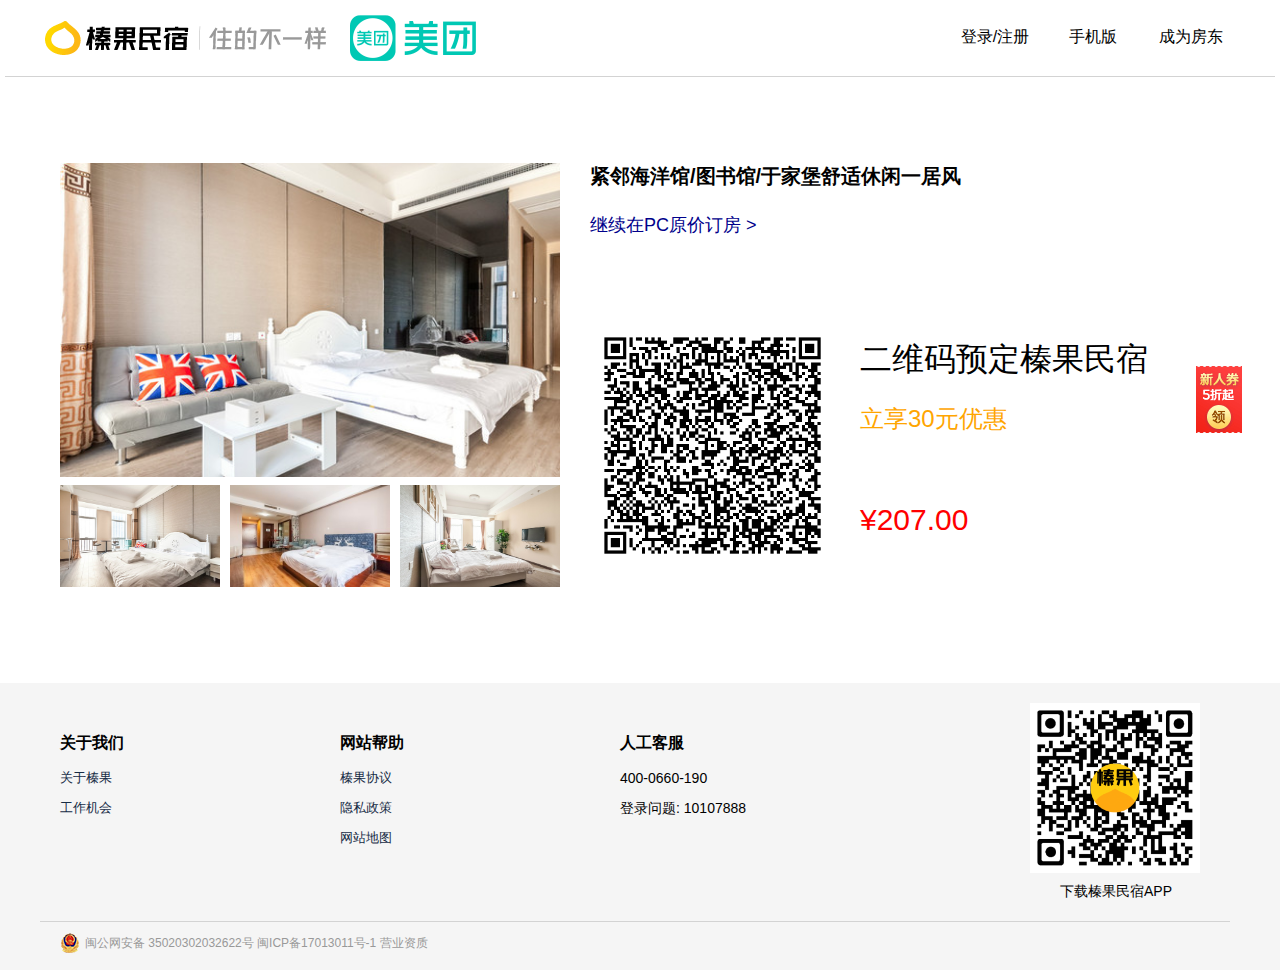
<file: minsuxiangqing.html>
<!DOCTYPE html>
<html>
	<head>
		<meta charset="UTF-8">
		<link href="img/shouyePicture/MT.ico" rel="icon" type="image/x-icon" />
		<title>民宿详情</title>
		<link rel="stylesheet" type="text/css" href="css/base.css"/>
		<link rel="stylesheet" type="text/css" href="css/minsuxiangqing.css"/>
		<script type="text/javascript" src="js/jquery.js"></script>
	</head>
	<body>
			<div id="headerbox">
				<a href="index.html"><img src="img/minsuxiangqing/1.png" id="zhenguo"/></a>
				<a href="index.html"><img src="img/shangpinliebiao/logo.png" id="logo"/></a>
				<ul id="daohangtiao">
					<a href="denglu.html"><div class="daohangbox"><li class="daohang">登录/注册</li></div></a>
					<a href=""><div id="daohangbox"><li class="daohang">手机版
					<div id="vxpic1">
						<img src="img/minsuxiangqing/5.png" id="vxzhenguo"/>
						<p id="shoujiapp">下载手机APP</p>
					</div>
					</li></div></a>
					<a href=""><div class="daohangbox"><li class="daohang">成为房东</li></div></a>
				</ul>
			</div>
		<HR align=center width=99% color=lightgray SIZE=1>
		
		<header id="header">
			<div id="xiangqingbox">
				<div id="house">
					<div id="bighousepic">
						<img src="img/minsuxiangqing/3.jpg" id="bpic"/>
						<div id="fangdajing"><img src="img/minsuxiangqing/3.jpg" id="fangda"/></div>
						<div id="square"></div>
					</div>
					<div id="smallhousepic">
						<img src="img/minsuxiangqing/4.jpg" id="spic1"/>
						<img src="img/minsuxiangqing/8.jpg" id="spic2"/>
						<img src="img/minsuxiangqing/9.jpg" id="spic3"/>
					</div>
				</div>
				
				<p id="jinlin">紧邻海洋馆/图书馆/于家堡舒适休闲一居风</p>
				<a href=""><p id="jixu">继续在PC原价订房 ></p></a>
				<div id="vxbox">
					<img src="img/minsuxiangqing/12.png" id="vxdingfang"/>
					<div id="yuding">二维码预定榛果民宿</div>
					<p id="lixiang">立享30元优惠</p>
					<p id="jiage">¥207.00</p>
				</div>
			</div>
		</header>
		
		<header id="header1">
			<div id="footerbox">
				<p id="women">关于我们</p>
				<ul id="womenl">
					<a href=""><li>关于榛果</li></a>
					<a href=""><li>工作机会</li></a>
				</ul>
				
				<p id="bangzhu">网站帮助</p>
				<ul id="bangzhul">
					<a href=""><li>榛果协议</li></a>
					<a href=""><li>隐私政策</li></a>
					<a href=""><li>网站地图</li></a>


				</ul>
				
				<p id="kefu">人工客服</p>
				<ul id="keful">
					<li>400-0660-190</li>
					<li>登录问题: 10107888</li>
				</ul>
				<img src="img/minsuxiangqing/5.png" id="footervx"/>
				<p id="footerAPP">下载榛果民宿APP</p>
				
				<HR align=center width=99% color=lightgray SIZE=1 id="footerline">
				<img src="img/minsuxiangqing/6.png"  id="police"/>
				<a href=""><p id="gongan">闽公网安备 35020302032622号  闽ICP备17013011号-1  营业资质</p></a>
				<a href=""><img src="img/minsuxiangqing/7.gif" id="gif"/></a>
			</div>
		</header>
		
		<script>
			
			$('#bighousepic').mousemove(function(ev){
				var nowleft = Math.floor(ev.clientX - $('#bighousepic').offset().left)-50;
				var nowtop = ev.clientY - $('#bighousepic').offset().top-50;
				
				if(nowleft<0){
					nowleft = 0;
				}
				if(nowleft>400){
					nowleft = 400;
				}
				if(nowtop<0){
					nowtop = 0;
				}
				if(nowtop>214){
					nowtop = 214;
				}
//				
				$('#square').css({
					'top':nowtop,
					'left':nowleft
				})
				$('#fangda').css({
					'top':-nowtop*2.93,
					'left':-nowleft*2.5
				})
			
		})
		</script>
	</body>
</html>
</file>
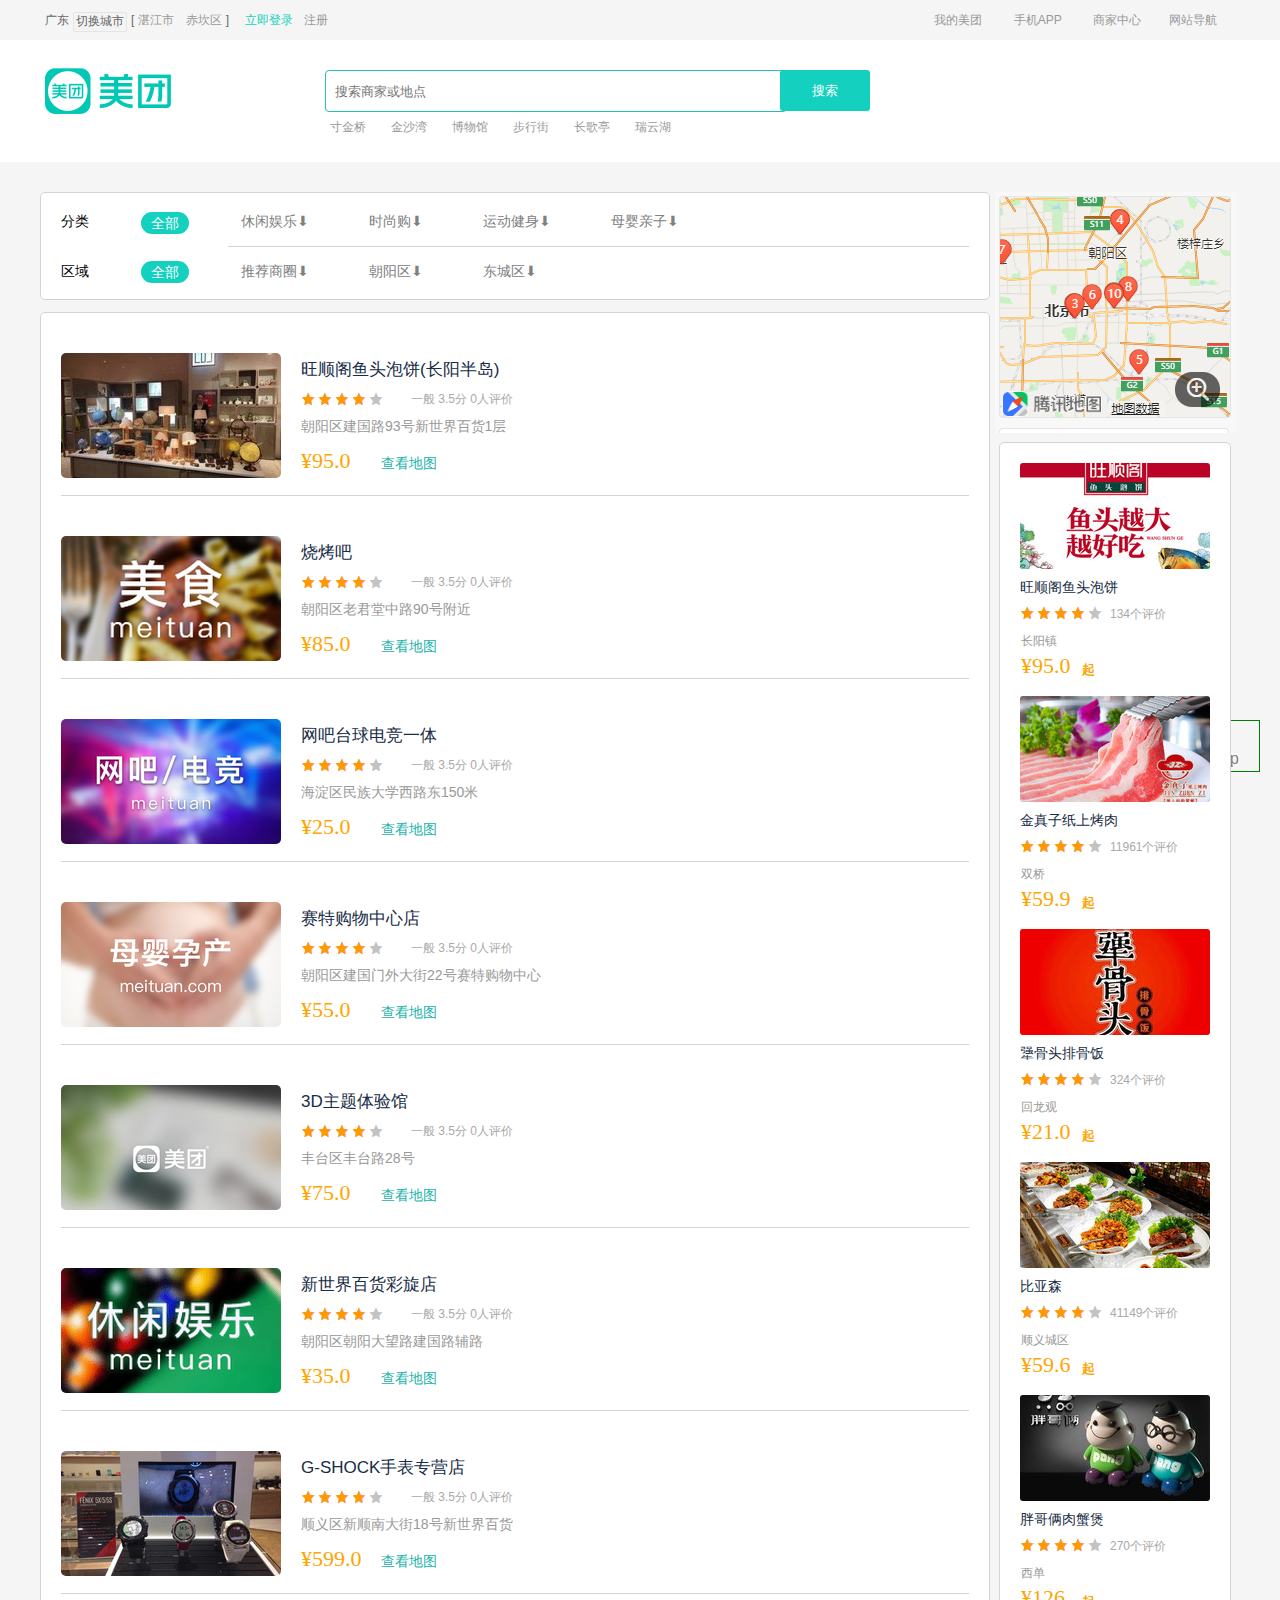
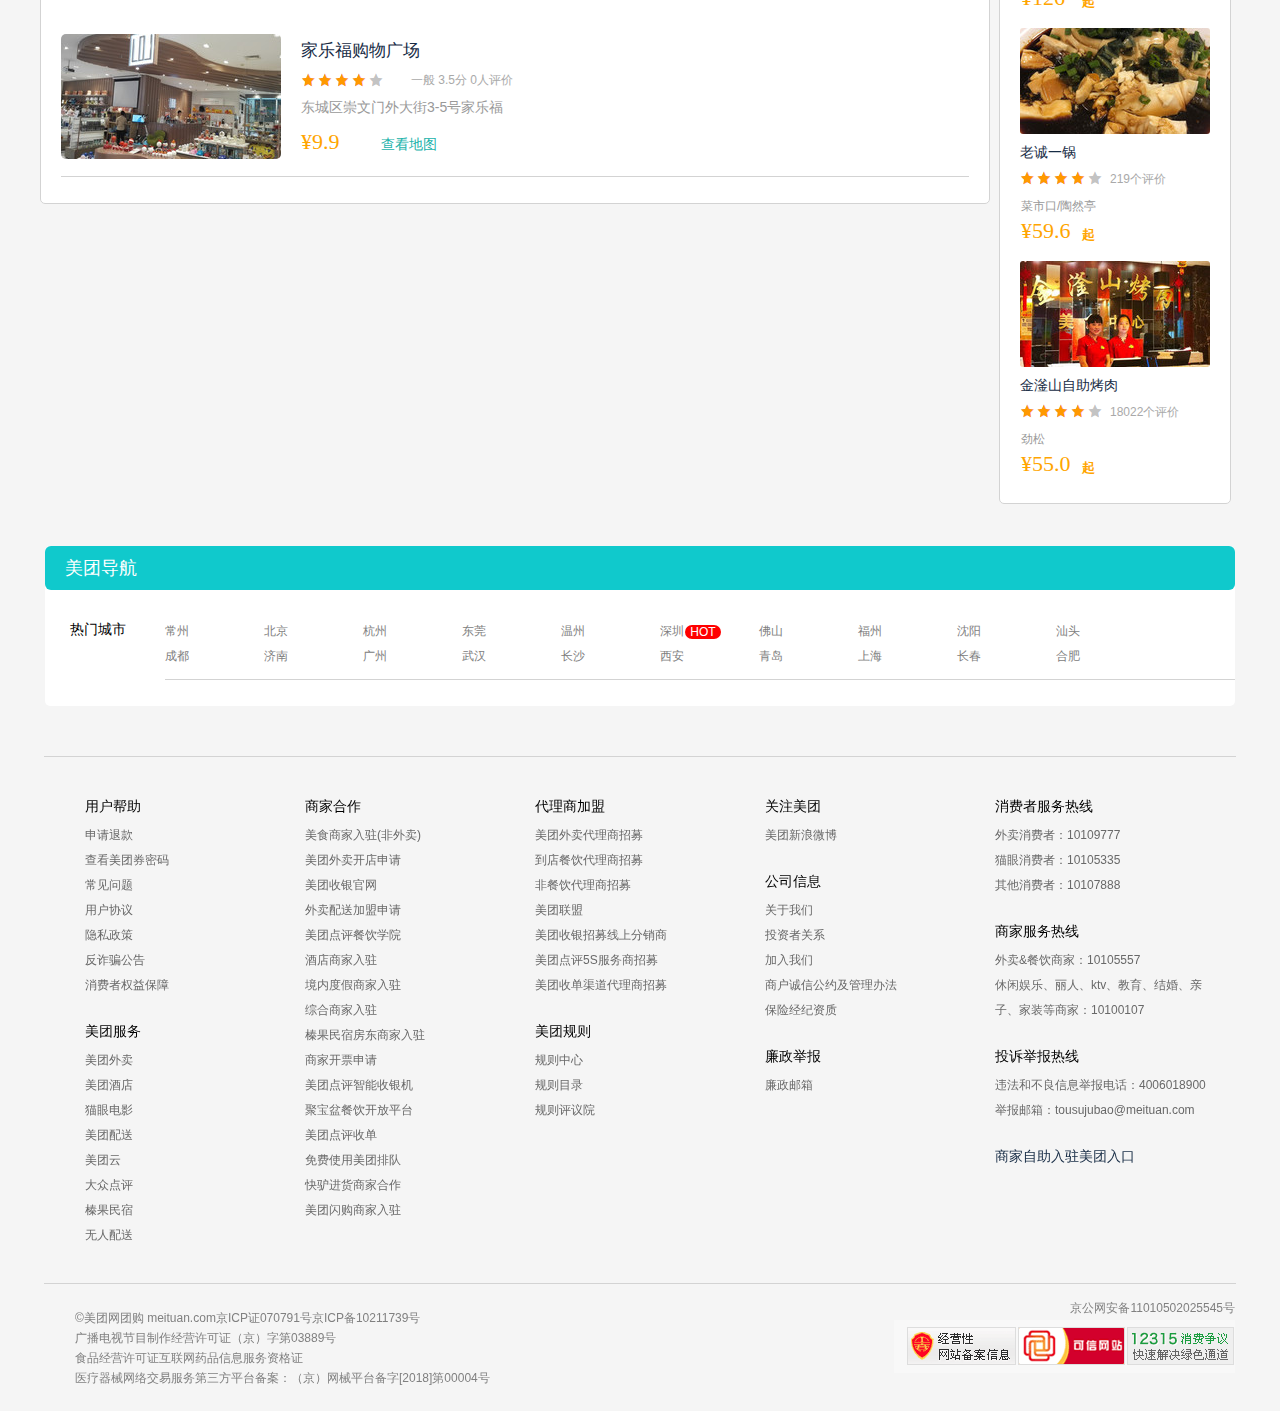
<file: shangpinliebiao.html>
<!DOCTYPE html>
<html>
	<head>
		<meta charset="UTF-8">
		<link href="img/shouyePicture/MT.ico" rel="icon" type="image/x-icon" />
		<title>商品列表</title>
		<link rel="stylesheet" type="text/css" href="css/base.css"/>
		<link rel="stylesheet" type="text/css" href="css/shangpinliebiao.css"/>
	</head>
	<body>
		<div id="huidaodingbu">
			<li id="top">回到顶部<br />Back to top</li><br />
		</div>
		<div id="tonglan">
			<div id="banxin">
				<div id="box1">
					<span id="guangdong">广东</span>
					<a id="chengshi" href="">切换城市</a>
					<div id="diqu">
						[<a class="diqu" href="">湛江市</a>
						<a class="diqu" href="">赤坎区</a>]
					</div>
					<div id="denglu">
						<a class="denglu" href="denglu.html">立即登录</a>
						<a class="denglu" id="zhuce" href="zhuce.html">注册</a>
					</div>
				</div>
				
				<div id="box2">
					
					<ul id="meituan">
						<div id="wdmtbox"><a class="wdmt" href="">我的美团
							<ul class="wdmtcd">
								<li class="caidan1">我的订单</li>
								<li class="caidan1">我的收藏</li>
								<li class="caidan1">抵用券</li>
								<li class="caidan1">账户设置</li>
							</ul>
						</a></div>
						
						<a class="wdmt" href="" >手机APP</a>
						
						<a class="wdmt">商家中心</a>
						
						<div id="box3"><a class="wdmt" id="wzdh">网站导航
							
							<div id="daohang">
						    	<p id="jiudianlvyou">酒店旅游</p><ul id="jiudian">
							    	<a href="" class="btns"><li class="jiudian">国际机票</li></a>
							    	<a href="" class="btns"><li class="jiudian">经济型酒店</li></a>
							    	<a href="" class="btns"><li class="jiudian">公寓</li></a>
							    	<a href="" class="btns"><li class="jiudian">青年旅舍</li></a>
							    	<a href="" class="btns"><li class="jiudian">农家院</li></a>
						       </ul>
						       
						       <p id="shoujiyingyong">手机应用</p>
						       <div id="shouji">
							    	<a href=""><img src="img/shouyePicture/7.png" class="btns"></a>
							    	<a href=""><img src="img/shouyePicture/8.png" class="btns"></a>
							    	<a href=""><img src="img/shouyePicture/9.png" class="btns"></a>
							    	<a href=""><img src="img/shouyePicture/5.png" class="btns"></a>
							    	<a href=""><img src="img/shouyePicture/6.png" class="btns"></a>
						       </div>
							</div>
						</a></div>
					</ul>
					
				</div>
			</div>
		</div>
		
		<header id="logosearch">
			<div id="box4">
				<a href="index.html"><img src="img/shouyePicture/logo.png" id="logo"/></a>
				
				<div id="info">
					    <input type="text" id="oi" style="text-indent: 6px;" placeholder="搜索商家或地点"/>
					  <a href=""> <div id="sousuo"><button id="ok">搜索</button></div></a>
				</div>
				
				<ul id="kind">
				    	<a href=""><li class="btnsl">寸金桥</li></a>
				    	<a href=""><li class="btnsl">金沙湾</li></a>
				    	<a href=""><li class="btnsl">博物馆</li></a>
				    	<a href=""><li class="btnsl">步行街</li></a>
				    	<a href=""><li class="btnsl">长歌亭</li></a>
				    	<a href=""><li class="btnsl">瑞云湖</li></a>
				</ul>		
			</div>
		</header>
		
		<header id="header1">
			<div id="box5">
				<span id="fenlei">分类</span>
				<a href=""><div id="quanbu1">全部</div></a>
				
				<ul id="fenleilist">
				<li class="fenleilist" id="xiuxianyule">休闲娱乐⬇
				<div id="xiuxianxiala">
					<p id="xiuxian1">休闲娱乐</p>
					<a href=""><p id="quanbu2">全部</p></a>
					<a href=""><p id="yundong">运动健身</p></a>
				</div>
				</li>
				<a href=""><li class="fenleilist">时尚购⬇</li></a>
				<a href=""><li class="fenleilist">运动健身⬇</li></a>
				<a href=""><li class="fenleilist">母婴亲子⬇</li></a>
				</ul>
				<HR align=center width=78% color=lightgrey SIZE=1 id="fengexian">
				
				<span id="fenlei1">区域</span>
				<a href=""><div id="quanbu3">全部</div></a>
				<ul id="tuijianlist">
				<a href=""><li class="tuijian">推荐商圈⬇</li></a>
				<a href=""><li class="tuijian">朝阳区⬇</li></a>
				<a href=""><li class="tuijian">东城区⬇</li></a>
				</ul>
			</div>
			
			<div id="weixing"><img src="img/shangpinliebiao/20.png"/></div>
			
			<div id="shangpinlie">
				
				<a href="minsuxiangqing.html"><div id="gBoxc">
				<div class="goodsc">
					<img src="img/shangpinliebiao/7.jpg" class="gPicc"/>
					<p class="gNamec">旺顺阁鱼头泡饼</p>
					<img src="img/shangpinliebiao/xing.png" class="xingc"/>
					<p class="pingjiac">136个评价</p>
					<span class="placec">长阳镇</span>
					<span class="pricec">¥95.0</span>
					<span class="qi">起</span>
				</div>			
				</div></a>
				
			</div>
			
			<div id="shangpin">
				
				<a href="minsuxiangqing.html"><div id="gBox">
				<div class="goods">
					<img src="img/shangpinliebiao/12.jpg" class="gPic"/>
					<p class="gName">原创生活概念店(新世纪百货店)</p>
					<img src="img/cainixihuan/xing.png" class="xing"/>
					<p class="pingjia">一般 3.5分 <span style="color: orange;"> 0人评价</span></p>
					<span class="place">朝阳区建国路93号新世界百货1层</span>
					<span class="price">¥95.0</span>
					<span class="map">查看地图</span>
				</div>			
				</div></a>
			
			</div>
			<script src="css/shangpinliebiao.js"></script>
		</header>
		
		<header id="kongbai"></header>
		<header id="header5">
		<div id="box10">
			<span id="meituandaohang">美团导航</span>
		</div>
		<span id="remenchengshi">热门城市</span>
		
		<ul id="chengshi1">
		<a href=""><li class="chengshi">常州</li></a>
		<a href=""><li class="chengshi">北京</li></a>
		<a href=""><li class="chengshi">杭州</li></a>
		<a href=""><li class="chengshi">东莞</li></a>
		<a href=""><li class="chengshi">温州</li></a>
		<a href=""><li class="chengshi">深圳<div id="hot" style="width: 36px; height: 14px;background: red; border-radius: 10px; text-align: center;line-height: 14px;"><span style="color: white;font-size: 12px;">HOT</span></div></li></a>
		<a href=""><li class="chengshi">佛山</li></a>
		<a href=""><li class="chengshi">福州</li></a>
		<a href=""><li class="chengshi">沈阳</li></a>
		<a href=""><li class="chengshi">汕头</li></a>
		</ul>
		
		<ul id="chengshi2">
		<a href=""><li class="chengshi">成都</li></a>
		<a href=""><li class="chengshi">济南</li></a>
		<a href=""><li class="chengshi">广州</li></a>
		<a href=""><li class="chengshi">武汉</li></a>
		<a href=""><li class="chengshi">长沙</li></a>
		<a href=""><li class="chengshi">西安</li></a>
		<a href=""><li class="chengshi">青岛</li></a>
		<a href=""><li class="chengshi">上海</li></a>
		<a href=""><li class="chengshi">长春</li></a>
		<a href=""><li class="chengshi">合肥</li></a>
		</ul>
		<HR align=center width=1068 color=lightgrey SIZE=1 id="hr">
		
		
		</header>
		
		<header id="kongbai"></header>
		<HR align=center width=1190 color=lightgrey SIZE=1>
		<header id="header6">
			<span id="yonghubangzhu">用户帮助</span>
			<ul id="yonghubangzhu1">
				<a href=""><li class="bottomli">申请退款</li></a>
				<a href=""><li class="bottomli">查看美团券密码</li></a>
				<a href=""><li class="bottomli">常见问题</li></a>
				<a href=""><li class="bottomli">用户协议</li></a>
				<a href=""><li class="bottomli">隐私政策</li></a>
				<a href=""><li class="bottomli">反诈骗公告</li></a>
				<a href=""><li class="bottomli">消费者权益保障</li></a>
			</ul>
			
			<span id="meituanfuwu">美团服务</span>
			<ul id="meituanfuwu1">
				<a href=""><li class="bottomli">美团外卖</li></a>
				<a href=""><li class="bottomli">美团酒店</li></a>
				<a href=""><li class="bottomli">猫眼电影</li></a>
				<a href=""><li class="bottomli">美团配送</li></a>
				<a href=""><li class="bottomli">美团云</li></a>
				<a href=""><li class="bottomli">大众点评</li></a>
				<a href=""><li class="bottomli">榛果民宿</li></a>
				<a href=""><li class="bottomli">无人配送</li></a>
			</ul>

			<span id="shangjiahezuo">商家合作</span>
			<ul id="shangjiahezuo1">
				<a href=""><li class="bottomli">美食商家入驻(非外卖)</li></a>
				<a href=""><li class="bottomli">美团外卖开店申请</li></a>
				<a href=""><li class="bottomli">美团收银官网</li></a>
				<a href=""><li class="bottomli">外卖配送加盟申请</li></a>
				<a href=""><li class="bottomli">美团点评餐饮学院</li></a>
				<a href=""><li class="bottomli">酒店商家入驻</li></a>
				<a href=""><li class="bottomli">境内度假商家入驻</li></a>
				<a href=""><li class="bottomli">综合商家入驻</li></a>
				<a href=""><li class="bottomli">榛果民宿房东商家入驻</li></a>
				<a href=""><li class="bottomli">商家开票申请</li></a>
				<a href=""><li class="bottomli">美团点评智能收银机</li></a>
				<a href=""><li class="bottomli">聚宝盆餐饮开放平台</li></a>
				<a href=""><li class="bottomli">美团点评收单</li></a>
				<a href=""><li class="bottomli">免费使用美团排队</li></a>
				<a href=""><li class="bottomli">快驴进货商家合作</li></a>
				<a href=""><li class="bottomli">美团闪购商家入驻</li></a>
			</ul>

			<span id="daili">代理商加盟</span>
			<ul id="daili1">
				<a href=""><li class="bottomli">美团外卖代理商招募</li></a>
				<a href=""><li class="bottomli">到店餐饮代理商招募</li></a>
				<a href=""><li class="bottomli">非餐饮代理商招募</li></a>
				<a href=""><li class="bottomli">美团联盟</li></a>
				<a href=""><li class="bottomli">美团收银招募线上分销商</li></a>
				<a href=""><li class="bottomli">美团点评5S服务商招募</li></a>
				<a href=""><li class="bottomli">美团收单渠道代理商招募</li></a>
			</ul>
			
			<span id="guize">美团规则</span>
			<ul id="guize1">
				<a href=""><li class="bottomli">规则中心</li></a>
				<a href=""><li class="bottomli">规则目录</li></a>
				<a href=""><li class="bottomli">规则评议院</li></a>
			</ul>
			
			<span id="guanzhu">关注美团</span>
			<ul id="guanzhu1">
				<a href=""><li class="bottomli">美团新浪微博</li></a>
			</ul>
	
			<span id="gongsi">公司信息</span>
			<ul id="gongsi1">
				<a href=""><li class="bottomli">关于我们</li></a>
				<a href=""><li class="bottomli">投资者关系</li></a>
				<a href=""><li class="bottomli">加入我们</li></a>
				<a href=""><li class="bottomli">商户诚信公约及管理办法</li></a>
				<a href=""><li class="bottomli">保险经纪资质</li></a>
			</ul>
			
			<span id="lianzheng">廉政举报</span>
			<ul id="lianzheng1">
				<a href=""><li class="bottomli">廉政邮箱</li></a>
			</ul>
		
			<span id="xfrexian">消费者服务热线</span>
			<ul id="xfrexian1">
				<a href=""><li class="bottomli">外卖消费者：10109777</li></a>
				<a href=""><li class="bottomli">猫眼消费者：10105335</li></a>
				<a href=""><li class="bottomli">其他消费者：10107888</li></a>
			</ul>
			
			<span id="sjrexian">商家服务热线</span>
			<ul id="sjrexian1">
				<a href=""><li class="bottomli">外卖&餐饮商家：10105557</li></a>
				<a href=""><li class="bottomli" style="width: 88%;">休闲娱乐、丽人、ktv、教育、结婚、亲子、家装等商家：10100107</li></a>
			</ul>
			
			<span id="tsrexian">投诉举报热线</span>
			<ul id="tsrexian1">
				<a href=""><li class="bottomli">违法和不良信息举报电话：4006018900</li></a>
				<a href=""><li class="bottomli">举报邮箱：tousujubao@meituan.com</li></a>
			</ul>
			
			<ul id="shangjiaruzhu1">
				<a href=""><li class="">商家自助入驻美团入口</li></a>
			</ul>
		</header>
		
		<HR align=center width=1190 color=lightgrey SIZE=1>
		<header id="header7">
			<ul id="foot1">
				<a href=""><li class="footer">©美团网团购 meituan.com</li></a>
				<a href=""><li class="footer">京ICP证070791号</li></a>
				<a href=""><li class="footer">京ICP备10211739号</li></a>
			</ul>
			
			<ul id="foot2">
				<a href=""><li class="footer">广播电视节目制作经营许可证（京）字第03889号</li></a>
			</ul>
			
			<ul id="foot3">
				<a href="">	<li class="footer">食品经营许可证</li></a>
				<a href=""><li class="footer">互联网药品信息服务资格证</li></a>
			</ul>
			
			<ul id="foot4">
				<a href=""><li class="footer">医疗器械网络交易服务第三方平台备案：（京）网械平台备字[2018]第00004号</li></a>
			</ul>
			
			<a href=""><span id="jgwab">京公网安备11010502025545号</span></a>
			<img src="img/shouyePicture/10.png" id="footerpic"/>
		</header>
	</body>
</html>
</file>
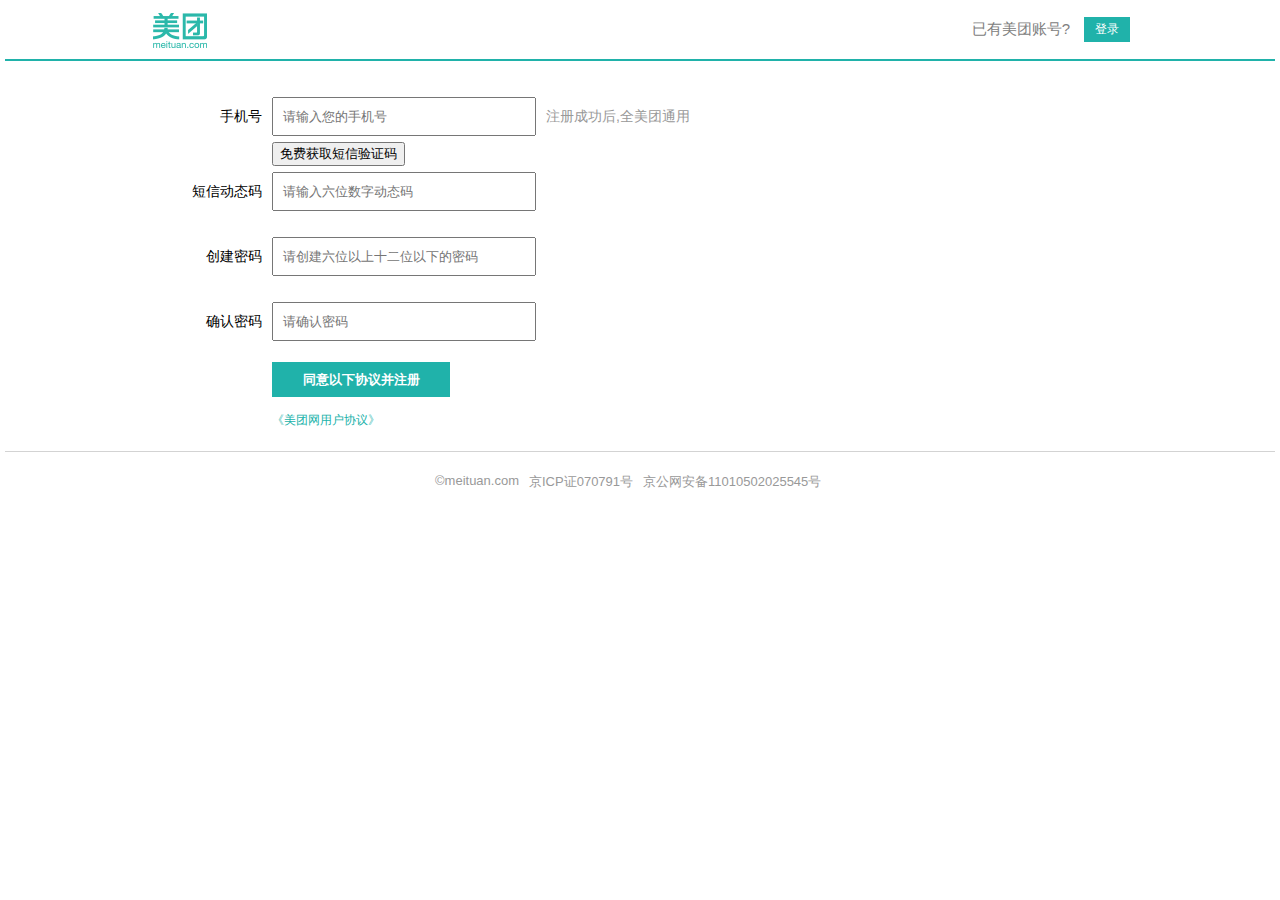
<file: zhuce.html>
<!DOCTYPE html>
<html>
	<head>
		<meta charset="UTF-8">
		<link href="img/shouyePicture/MT.ico" rel="icon" type="image/x-icon" />
		<title>注册</title>
		<link rel="stylesheet" type="text/css" href="css/base.css"/>
		<link rel="stylesheet" type="text/css" href="css/zhuce.css"/>
	</head>
	<body>
		<div id="box">
			<div id="header1">
				<a href="index.html"><img src="img/zhuce/1.png" id="zhucepic"/></a>
				<span id="yiyouzhanghao">已有美团账号?</span>
				<a href="denglu.html"><div id="denglu">登录</div></a>
			</div>
		</div>
		<HR align=center width=99% color=lightseagreen SIZE=2>
		
		<div id="biaodan">
			<div id="shurukuang">
				<div id="box1">手机号<input type="text" maxlength="11" style="width: 260px; height: 35px; text-indent: 6px" placeholder="请输入您的手机号" id="input1" class="input"/><span style="color: #999;" id="tongyong">注册成功后,全美团通用</span></div>
				<p id="right1"><img src="img/zhuce/3.png"/></p>
				<p id="p1"><img src="img/zhuce/2.png" />请输入正确的手机号码</p>
				
				<button id="yanzhengma">免费获取短信验证码</button>
				<div id="box2">短信动态码<input type="text" maxlength="6" style="width: 260px; height: 35px; text-indent: 6px" placeholder="请输入六位数字动态码" id="input2" class="input"/></div>
				<p id="right2"><img src="img/zhuce/3.png"/></p>
				<p id="p2"><img src="img/zhuce/2.png" />请输入六位数字动态码</p>
				
				<div id="box3">创建密码<input type="password" maxlength="12" style="width: 260px; height: 35px; text-indent: 6px" placeholder="请创建六位以上十二位以下的密码" id="input3" class="input"/></div>
				<p id="right3"><img src="img/zhuce/3.png"/></p>
				<p id="p3"><img src="img/zhuce/2.png" />请输入有效长度的密码</p>
				
				<div id="box4">确认密码<input type="password" maxlength="12" style="width: 260px; height: 35px; text-indent: 6px" placeholder="请确认密码" id="input4" class="input"/></div>
				<p id="right4"><img src="img/zhuce/3.png"/></p>
				<p id="p4"><img src="img/zhuce/2.png" />两次输入的密码不一致,请重新输入</p>
				
				<button id="xieyi">同意以下协议并注册</button>
				<a href=""><div class="xieyi">《美团网用户协议》</div></a>
			</div> 
		</div>
		<HR align=center width=99% color=lightgray SIZE=1>
		<div id="footerbox">
		<ul id="footer">
			<a href=""><li class="footer">©meituan.com</li></a>
			<a href=""><li class="footer">京ICP证070791号</li> </a>
			<a href=""><li class="footer">京公网安备11010502025545号</li></a>
		</ul>
		</div>
		
		<script>
			
			var reg01 = new RegExp();
			var reg02 = /^\d{11}/;
			
			var str = document.getElementById('input1');
			var oP1 = document.getElementById('right1');
			var oP2 = document.getElementById('p1');
			var oP3 = document.getElementById('tongyong');
			str.onblur = function(){
				var x = reg02.test(str.value);
				console.log(x);
				if(x==true){
					oP1.style.display = "block";
					oP2.style.display = "none";
					oP3.style.display = "none";
				}else{
					oP1.style.display = "none";
					oP2.style.display = "block";
					oP3.style.display = "none";
				}
			}
			
			var reg03 = new RegExp();
			var reg04 = /^\d{6}/;
			
			var str1 = document.getElementById('input2');
			var oP4 = document.getElementById('right2');
			var oP5 = document.getElementById('p2');
			str1.onblur = function(){
				var y = reg04.test(str1.value);
				console.log(y);
				if(y==true){
					oP4.style.display = "block";
					oP5.style.display = "none";
				}else{
					oP4.style.display = "none";
					oP5.style.display = "block";
				}
			}
			
			var reg05 = new RegExp();
			var reg06 = /^\w{6,12}$/;
			
			var str2 = document.getElementById('input3');
			var oP6 = document.getElementById('right3');
			var oP7 = document.getElementById('p3');
			str2.onblur = function(){
				var z = reg06.test(str2.value);
				console.log(z);
				if(z==true){
					oP6.style.display = "block";
					oP7.style.display = "none";
				}else{
					oP6.style.display = "none";
					oP7.style.display = "block";
				}
			}
			
			var reg07 = new RegExp();
			var reg08 = /^\w{6,12}$/;
			
			var str3 = document.getElementById('input4');
			var oP8 = document.getElementById('right4');
			var oP9 = document.getElementById('p4');
			str3.onblur = function(){
				var k = reg04.test(str3.value);
				console.log(k);
				if(k==true){
					oP8.style.display = "block";
					oP9.style.display = "none";
				}else{
					oP8.style.display = "none";
					oP9.style.display = "block";
				}
			}
		</script>
	</body>
</html>
</file>
<file: css/base.css>
body,ol,ul,h1,h2,h3,h4,h5,h6,p,th,td,dl,dd,form,fieldset,legend,input,textarea,select{margin:0;padding:0}
body{font:12px "微软雅黑","Arial Narrow",HELVETICA;background:#fff;}
a{color:#172c45;text-decoration:none} 
a:hover{color:#cd0200;text-decoration:underline} 
em,i{font-style:normal}   li{list-style:none}
img{border:0;vertical-align:middle} 
table{border-collapse:collapse;border-spacing:0}
p{word-wrap:break-word}
.t{ width: 100%; }
.c{width: 1100px;margin: 0 auto;}
.l{float: left;}
.r{float: right;}
</file>
<file: css/meituanshouye.css>
body{
	background: whitesmoke;
}
input::-webkit-input-placeholder{
	padding-left: 3px;
}
a{
	text-decoration: none;
}
#huidaodingbu{
	position: fixed;
	right: 20px;
	top: 80%;
	list-style: none;
	width: 120px;
	height: 50px;
	border: 1px solid green;
}
#top{
	line-height: 25px;
	font-size: 16px;
	color: gray;
	text-align: center;
}
#tonglan{
	width: 100%;
	height: 40px;
	background: whitesmoke;
	z-index: 99;
}
#banxin{
	width: 1190px;
	height: 40px;
	background: whitesmoke;
	margin: 0 auto;
	position: relative;
}
#box1{
	position: absolute;
	margin-top: 12px;
	width: 500px;
	height: 20px;
	
}
#guangdong{
	color: #666;
	float: left;
}
#chengshi{
	text-decoration: none;
	width: 45 px;
	height: 18px;
	border: 1px solid #E5E5E5;
	background: #F4F4F4;
	border-radius: 2px;
	color: #666;
    margin: 0 4px;
    padding: 0 2px;
    float: left;
}
#chengshi:hover{
	color: rgb(19,209,190);
}
#diqu{
	width: 110px;
	height: 20px;
	color: #666;
	float: left;
	text-decoration: none;
}
.diqu{
	color: #999;
	margin: 0 4px;
	font-size: 12px;
}
.diqu:hover{
	color: rgb(19,209,190);
	text-decoration: none;
}
.denglu{
	color: rgb(19,209,190);
	margin: 0 4px;
	font-size: 12px;
}
.denglu:hover{
	text-decoration: none;
	color: rgb(19,209,190);
}
#zhuce{
	font-size: 12px;
	color: #999;
}
#zhuce:hover{
	color: rgb(19,209,190);
}
#box2{
	float: right;
	margin-top: 12px;
	width: 500px;
	height: 20px;
}
#meituan{
	float: right;
}
#wdmtbox{
	width:80px;
	height: 30px;
	float: left;
}
.wdmt{
	margin: 0 14px;
	color: #999;
	font-size: 12px;
}
.wdmt:hover{
	color: rgb(19,209,190);
	text-decoration: none;
}
#wdmtbox:hover .caidan1{
	display: block;
}
.wdmtcd{
	position: absolute;
	z-index: 1;
	top: 42px;
	right: 200px;
	width: 100px;
	height: 30px;
}
.caidan1{
	text-align: center;
	color: #999;
	width: 48px;
	height: 30px;
	display: none;
}
.caidan1:hover{
	color: rgb(19,209,190);
	text-decoration: none;
}
#daohang{
	width: 1200px;
	height: 295px;
	background: white;
	position: absolute;
	left: 0;
	top:40px;
	border: 1px solid gainsboro;
	z-index: 1;
	display: none;
}
#box3{
	margin: 0 px;
	width:80px;
	height: 40px;
	float: right;
}
#wzdh{
	color: #999;
	font-size: 12px;
	text-align: center;
}
#wzdh:hover{
	color: rgb(19,209,190);
	text-decoration: none;
}
#box3:hover #daohang{
	display: block;
}
#jiudianlvyou{
	font-size: 14px;
	color: rgb(19,209,190);
	position: absolute;
	top: 30px;
	left: 140px;
}
#chimeishi{
	font-size: 14px;
	color: rgb(19,209,190);
	position: absolute;
	top: 30px;
	left: 400px;
}
#kandianying{
	font-size: 14px;
	color: rgb(19,209,190);
	position: absolute;
	top: 30px;
	left: 600px;
}
#jiudian{
	text-align: center;
	position: absolute;
	left: 60px;
	top: 60px;
}
#jiudian1{
	text-align: center;
	position: absolute;
	left: 144px;
	top: 60px;
}
#jiudian2{
	text-align: center;
	position: absolute;
	left: 220px;
	top: 60px;
}
#chimeishi1{
	text-align: center;
	position: absolute;
	left: 375px;
	top: 60px;
	line-height: 15px;
}
#chimeishi2{
	text-align: center;
	position: absolute;
	left: 440px;
	top: 60px;
	line-height: 15px;
}
#kandianying1{
	text-align: center;
	position: absolute;
	left: 580px;
	top: 60px;
	line-height: 15px;
}
#meishi a{
	font-size: 12px;
	/*line-height: 15px;*/
}
.btns{
	color: #999;
}
.btns:hover{
	color: rgb(19,209,190);
	text-decoration: none;
}
#shoujiyingyong{
	font-size: 14px;
	color: rgb(19,209,190);
	position: absolute;
	top: 30px;
	right: 236px;
}
#shouji{
/*	background: deepskyblue;*/
	width: 400px;
	height: 70px;
	position: absolute;
	right: 51px;
	top: 80px;
}
.btns{
	width:60px;
	height: 60px;
	margin-left: 10px;
}
#logosearch{
	width: 100%;
	height: 157px;
	background: white;
	position: relative;
}
#box4{
	margin: 0 auto;
	width: 1190px;
	height: 157px;
	/*background: deepskyblue;*/
}
#logo{
	padding-top: 28px;
	width: 126px;
	height: 46px;
}
#qbfl{
	position: absolute;
	bottom: 0;
	width: 230px;
	height: 50px;
	background: rgb(40,191,172);
}
#fl{
	font-weight: 400px;
	margin-left: 15px;
	font-size: 16px;
	line-height: 50px;
	color: white;
}
#info{
	width:540px;
	height:40px;
	position: absolute;
	top:30px;
	margin-left: 280px;
}
#oi{
	width: 460px;
	height:40px;
	border: 0.5px solid rgb(40,191,172);
	border-radius: 4px;
	outline: none;
}
#ok{
	width:90px;
	height: 41px;
	color: white;
	border: 1px solid rgb(19,209,190);
	background: rgb(19,209,190);
	border-radius: 3px;
	border: none;
}
#sousuo{
	width: 50px;
	height: 50px;
	/*background: deepskyblue;*/
	position: absolute;
	top: 0;
	margin-left: 455px;
}
#kind{
	margin-left: 260px;
	margin-top: 5px;
	width: 600px;
	height: 20px;
}
.btnsl{
	color: #999;
	width: 36px;
	height: 20px;
	float: left;
	margin-left: 25px;
}
.btnsl:hover{
	color: rgb(40,191,172);
	text-decoration: none;
}
#daohang1{
	margin-left: 250px;
	margin-top: 25px;
	width: 800px;
	height: 20px;
}
.btns2{
	font-size: 16px;
	font-weight: 700;
	color: black;
	width: 80px;
	height: 20px;
	float: left;
	margin-left: 25px;
}
.btns2:hover{
	color: orange;
}
#header1{
	width: 1190px;
	height: 425px;
	/*background: black;*/
	margin: 0 auto;
	position: relative;
}
#liebiao{
	width: 230px;
	height: 425px;
	background: rgb(50,172,185);
}
#fuwuliebiao{
	position: absolute;
	top: 6px;
}
.liebiaohover{
	line-height:25px;
	color: white;
	font-size: 12px;
	padding-left: 35px;
	width: 195px;
	height: 26px;
}
.liebiao{
	color: white;
}
.jiantou{
	position: absolute;
	left: 210px;
	line-height:25px;
	color: white;
	font-size: 12px;
	width: 20px;
	height: 26px;
}
.liebiaohover:hover{
	background: lightgray;
	opacity: 0.7;
}
.liebiao:hover{
	color: white;
	text-decoration: none;
}
#erjicaidan{
	width: 400px;
	height: 419px;
	background: white;
	position: absolute;
	left: 230px;
	top: 0;
	z-index: 9;
	display: none;
}
#fuwuliebiao:hover #erjicaidan{
	display: block;
}
#meishi{
	position: absolute;
	top: 25px;
	left: 30px;
	font-size: 16px;
	color: #222;
}
#gengduo{
	position: absolute;
	top: 28px;
	right: 30px;
	font-size: 12px;
	color: #999;
}
#meishi:hover{
	color: black;
	text-decoration: none;
}
#gengduo:hover{
	color: #999;
	text-decoration: none;
}
#meishicaidan{
	text-align: center;
	position: absolute;
	top: 60px;
	left: 0px;
}
.btns3{
	font-size: 12px;
	color: #999;
	width: 80px;
	line-height: 25px;
	float: left;
	margin-left: 37px;
}
.btns3:hover{
	color: rgb(19,209,190);
	text-decoration: none;
}
#shouyelunbo{
	position: absolute;
	top: 10px;
	left: 240px;
	width: 550px;
	height: 240px;
	background: white;
}			
#picbox {
	width: 550px;
	height: 240px;
	/*position: relative;*/
}
.bigPic {
	width: 550px;
	height: 240px;
	position: absolute;
	left: 0;
	top: 0;
	transition: 0.5s;
}
.bigpiclunbo{
	width: 550px;
	height: 240px;
}
#before,#next {
	width: 40px;
	height: 40px;
	border-radius: 40px;
	text-align: center;
	line-height: 36px;
	font-size: 34px;
	color: white;
	background: black;
	opacity: 0.5;
	position: absolute;
	z-index: 1;
	display: none;
}
#shouyelunbo:hover #before{
	display: block;
}
#shouyelunbo:hover #next{
	display: block;
}
#before {
	top: 40%;
	left: 0;
}
#next {
	top: 40%;
	right: 0;
}
#xiuxianshenghuo{
	width: 150px;
	height: 240px;
	position: absolute;
	top: 10px;
	left: 800px;
}
#xxsh{
	width: 150px;
	height: 240px;
}
#zhujiudian{
	width: 270px;
	height: 165px;
	position: absolute;
	top: 260px;
	left: 240px;
}
#zhangzishi{
	width: 270px;
	height: 165px;
	position: absolute;
	top: 260px;
	left: 520px;
}
#zjd,#zzs{
	width: 270px;
	height: 165px;
}
#woshishangjia{
	width: 150px;
	height: 165px;
	position: absolute;
	top: 260px;
	left: 800px;
}
#wssj{
	width: 150px;
	height: 165px;
}
#zhucedenglu{
	width: 230px;
	height: 240px;
	background: white;
	position: absolute;
	top: 10px;
	right: 0;
}
#nihao{
	width: 55px;
	height: 55px;
	border-radius: 55px;
	position: absolute;
	top: 30px;
	left: 85px;
}
#hi{
	position: absolute;
	top: 95px;
	left: 84px;
	font-size: 16px;
	color: black;
	text-align: center;
	font-weight: 500;
}
#zhuce1{
	position: absolute;
	top: 125px;
	left: 55px;
}
#denglu1{
	position: absolute;
	top: 180px;
	left: 55px;
}
#zhuce1,#denglu1{
	font-size: 14px;
	line-height: 40px;
	text-align: center;
	width: 120px;
	height: 40px;
	border: 0.5px solid lightgray;
	border-radius: 20px;
}
#zhuce1:hover{
	color: black;
	background: whitesmoke;
}
#denglu1:hover{
	color: black;
	background: whitesmoke;
}
#vx{
	position: absolute;
	right: 0;
	top: 260px;
	width: 230px;
	height: 165px;
	background: white;
}
#vxpic{
	position: absolute;
	top: 10px;
	left: 65px;
	width: 95px;
	height: 95px;
}
#mtshoujiban{
	font-size: 16px;
	position: absolute;
	top: 108px;
	left: 57px;
}
#chihewanle{
	font-size: 12px;
	position: absolute;
	top: 130px;
	left: 71px;
}
#kongbai{
	width: 100%;
	height: 44px;
	background: whitesmoke;
}
#header2{
	width: 1190px;
	height: 694px;
	background: white;
	margin: 0 auto;
	border-radius: 6px;
}
#box5{
	width: 1190px;
	height: 44px;
	margin: 0 auto;
	border-radius: 6px;
	background: rgb(191,167,122);
	z-index: 1;
}
#box5 a{
	font-size: 14px;
	color: white;
}
#box5 a:hover{
	text-decoration: none;
}
#yougediao{
	float: left;
	margin-left: 20px;
	line-height: 44px;
	font-size: 18px;
	font-family: MFShangHei-Regular!important;
	color: white;
}
#ygdquanbu{
	margin-left: 30px;
	font-size: 14px;
	color: white;
	line-height: 44px;
}
#gBox{
	width: 1190px;
	height: 314px;
}
#gBox:hover{
	color: black;
}
.goods{
	margin-top: 5px;
	margin-left: 5px;
	float: left;
	width: 389px;
	height: 314px;
	background: white;
}
.goods:hover{
	background: whitesmoke;
	/*opacity: 0.5;*/
	transition: 0.5s;
}
.goods h4{
	line-height: 28px;
}
.gPic{
	margin-top: 10px;
	margin-left: 10px;
	width: 369px;
	height: 208px;				
}
.gName{
	padding-top: 5px;
	font-size: 14px;
	margin-left: 10px;
}
.gInf{
	padding-top: 5px;
	font-size: 12px;
	color: darkgray;
	margin-left: 10px;
}
.bottom{
	font-size: 12px;
	color: deeppink;
	height:30px ;
			
}
.price{
	padding-top: 10px;
	float: left;
	font-size: 22px;
	display: inline-block;	
	margin-left: 10px;
	color: rgb(191,167,122);	
}
.cheap{
	padding-top: 18px;
	font-size: 12px;
	display: inline-block;	
	margin-left: 10px;
	color: #999;
	text-decoration: line-through;
}
.place{
	font-size: 12px;
	color: #999;				
	float: right;
	padding: 20px 10px 0 0;
	/*margin-top: 3px;*/
}
#box6{
	width: 1190px;
	height: 44px;
	margin: 0 auto;
	border-radius: 6px;
	background: rgb(252,65,92);
	z-index: 1;
}
#box6 a{
	text-decoration: none;
}
#maoyanmovie{
	float: left;
	margin-left: 20px;
	line-height: 44px;
	font-size: 18px;
	font-family: MFShangHei-Regular!important;
	color: white;
}
#allmovie{
	margin-left: 30px;
	font-size: 14px;
	color: white;
	line-height: 44px;
}
#more{
	margin-right: 20px;
	float: right;
	font-size: 14px;
	color: white;
	line-height: 44px;
}
#box7{
	width: 1190px;
	height: 338px;
	background: white;
	margin: 0 auto;
	position: relative;
	border-radius: 5px;
}
#before1,#next1{
	width: 40px;
	height: 40px;
	border-radius: 40px;
	text-align: center;
	line-height: 36px;
	font-size: 34px;
	color: white;
	background: black;
	opacity: 0.5;
	position: absolute;
	z-index: 1;
	display: none;
}
#box7:hover #before1{
	display: block;
}
#box7:hover #next1{
	display: block;
}
#before1{
	position: absolute;
	top: 140px;
	left: 10px;
}
#next1{
	position: absolute;
	top: 140px;
	right: 10px;
}
#moviepicbox {
	width: 1190px;
	height: 338px;
	position: absolute;
}
#moviepicbox1 {
	width: 1190px;
	height: 338px;
	position: absolute;
	display: none;
}
.moviepic{
	width: 214px;
	height: 297px;
	float: left;
	margin-left: 20px;
	margin-top: 20px;
	position: relative;
}
.moviepiclunbo{
	border-radius: 3px;
	width: 214px;
	height: 297px;
}
.pingfen{
	position: absolute;
	top: 250px;
	left: 10px;
	color: white;
	font-size: 12px;
	font-weight: 700;
}
.fenshu{
	position: absolute;
	top: 247px;
	left: 50px;
	color: orange;
	font-size: 16px;
}
.pianming{
	position: absolute;
	top: 268px;
	left: 10px;
	color: white;
	font-size: 16px;
}
.goupiao{
	position: absolute;
	top: 262px;
	right: 10px;
	width: 52px;
	height: 25px;
	border-radius: 15px;
	background: rgb(252,65,92);
	color: white;
	font-size: 14px;
	text-align: center;
	line-height: 25px;
}
#header3{
	width: 1190px;
	height: 689px;
	margin: 0 auto;
	background: white;
	border-radius: 6px;
}
#box8{
	width: 1190px;
	height: 45px;
	margin: 0 auto;
	border-radius: 6px;
	background: rgb(242,191,71);
	z-index: 1;
}
#box8 a{
	font-size: 14px;
	color: white;
}
#box8 a:hover{
	text-decoration: none;
}
#gBoxm{
	width: 1190px;
	height: 330px;
}
#gBoxm:hover{
	color: black;
}
.house{
	margin-top: 5px;
	margin-left: 5px;
	float: left;
	width: 389px;
	height: 314px;
	background: white;
	position: relative;
}
.house:hover{
	background: whitesmoke;
	/*opacity: 0.5;*/
	transition: 0.5s;
}
.house p{
	line-height: 28px;
}
.gPicm{
	margin-top: 10px;
	margin-left: 10px;
	width: 369px;
	height: 208px;				
}
.gboss{
	width: 52px;
	height: 52px;
	border: 2px solid white;
	border-radius: 100px;
	position: absolute;
	top: 200px;
	right: 30px;
}
.gNamem{
	margin-top: 5px;
	font-size: 16px;
	margin-left: 10px;
}
.people{
	/*padding-top: 5px;*/
	font-size: 12px;
	color: darkgray;
	margin-left: 10px;
}
.bottomm{
	font-size: 12px;
	color: deeppink;
	height:30px ;
			
}
.pricem{
	/*padding-top: 5px;*/
	float: left;
	font-size: 22px;
	display: inline-block;	
	margin-left: 10px;
	color: orange;	
}
#header4{
	width: 1190px;
	height: 818px;
	margin: 0 auto;
	background: white;
	border-radius: 5px;
}
#box9{
	width: 1190px;
	height: 44px;
	margin: 0 auto;
	border-radius: 6px;
	background: rgb(16,201,204);
	z-index: 1;
}
#box9 a:hover{
	text-decoration: none;
}
#cainixihuan{
	float: left;
	margin-left: 20px;
	line-height: 44px;
	font-size: 18px;
	font-family: MFShangHei-Regular!important;
	color: white;
}
#youlike{
	margin-left: 30px;
	font-size: 14px;
	color: white;
	line-height: 44px;
}
#gBoxc{
	width: 1190px;
	height: 758px;
	border-radius: 10px;
}
#gBoxc:hover{
	color: black;
}
.like{
	padding-top: 10px;
	padding-left: 4px;
	float: left;
	width: 234px;
	height: 246px;
	background: white;
	position: relative;
}
.gPicc{
	margin-top: 10px;
	margin-left: 8px;
	width: 212px;
	height: 119px;				
}
.gNamec{
	margin-top: 5px;
	font-size: 16px;
	margin-left: 8px;
}
.xing{
	margin-top: 2px;
	margin-left: 8px;
}
.pingjia{
	/*padding-top: 5px;*/
	position: absolute;
	top: 168px;
	left: 90px;
	margin-top: 2px;
	font-size: 12px;
	color: darkgray;
	margin: top;
	margin-left: 20px;
}
.bottomc{
	font-size: 12px;
	color: deeppink;
	height:30px ;		
}
.placec{
	margin-top: 5px;
	font-size: 12px;
	color: #999;
	/*float:left;*/
	position: absolute;
	top: 190px;
	left: 14px;
}
.pricec{
	/*padding-top: 5px;*/
	float: left;
	font-size: 22px;
	display: inline-block;	
	/*margin-left: 10px;*/
	position: absolute;
	top: 215px;
	left: 15px;
	color:orange;	
	float: left;
	font-weight: 400;
	font-family: numbers!important;
}
.qi{
	color: orange;
	font-family: "-apple-system",BlinkMacSystemFont,Roboto,"Helvetica Neue","MIcrosoft YaHei",sans-serif!important;;
	font-size: 13px;
	position: absolute;
	top: 223px;
	left: 73px;
	font-weight: 700;
}
#header5{
	width: 1190px;
	height: 263px;
	background: white;
	margin: 0 auto;
	position: relative;
	border-radius: 5px;
}
#box10{
	width: 1190px;
	height: 44px;
	margin: 0 auto;
	border-radius: 6px;
	background: rgb(16,201,204);
	z-index: 1;
}
#meituandaohang{
	float: left;
	margin-left: 20px;
	line-height: 44px;
	font-size: 18px;
	font-family: MFShangHei-Regular!important;
	color: white;
}
#remenchengshi{
	font-size: 14px;
	font-weight: 500;
	position: absolute;
	top: 80px;
	left: 45px;
}
#chengshi1{
	position: absolute;
	top: 82px;
	left: 140px;
}
.chengshi{
	float: left;
	color: gray;
	margin-right: 75px;
}
.chengshi:hover{
	 color: rgb(19,209,190);
}
#chengshi2{
	position: absolute;
	top: 107px;
	left: 140px;
}
#remenfenlei{
	font-size: 14px;
	font-weight: 500;
	position: absolute;
	top: 175px;
	left: 45px;
}
#chengshi3{
	position: absolute;
	top: 177px;
	left: 140px;
}
#chengshi4{
	position: absolute;
	top: 202px;
	left: 140px;
}
#hr{
	position: absolute;
	top: 142px;
	left: 120px;
}
#hot{
	position: absolute;
	bottom: 1px;
	left: 27px;
}
#header6{
	width: 1190px;
	height: 514px;
	position: relative;
	/*background: darkgray;*/
	margin: 0 auto;
}
#yonghubangzhu{
	position: absolute;
	top: 35px;
	left: 40px;
	font-size: 14px;
	font-weight: 500;
}
#yonghubangzhu1{
	position: absolute;
	top: 60px;
	left: 40px;
}
.bottomli{
	font-size: 12px;
	color: dimgray;
	line-height: 25px;
}
#meituanfuwu{
	position: absolute;
	top: 260px;
	left: 40px;
	font-size: 14px;
	font-weight: 500;
}
#meituanfuwu1{
	position: absolute;
	top: 285px;
	left: 40px;
}
#shangjiahezuo{
	position: absolute;
	top: 35px;
	left: 260px;
	font-size: 14px;
	font-weight: 500;
}
#shangjiahezuo1{
	position: absolute;
	top: 60px;
	left: 260px;
}
#daili{
	position: absolute;
	top: 35px;
	left: 490px;
	font-size: 14px;
	font-weight: 500;
}
#daili1{
	position: absolute;
	top: 60px;
	left: 490px;
}
#guize{
	position: absolute;
	top: 260px;
	left: 490px;
	font-size: 14px;
	font-weight: 500;
}
#guize1{
	position: absolute;
	top: 285px;
	left: 490px;
}
#guanzhu{
	position: absolute;
	top: 35px;
	left: 720px;
	font-size: 14px;
	font-weight: 500;
}
#guanzhu1{
	position: absolute;
	top: 60px;
	left: 720px;
}
#gongsi{
	position: absolute;
	top: 110px;
	left: 720px;
	font-size: 14px;
	font-weight: 500;
}
#gongsi1{
	position: absolute;
	top: 135px;
	left: 720px;
}
#lianzheng{
	position: absolute;
	top: 285px;
	left: 720px;
	font-size: 14px;
	font-weight: 500;
}
#lianzheng1{
	position: absolute;
	top: 310px;
	left: 720px;
}
#xfrexian{
	position: absolute;
	top: 35px;
	left: 950px;
	font-size: 14px;
	font-weight: 500;
}
#xfrexian1{
	position: absolute;
	top: 60px;
	left: 950px;
}
#sjrexian{
	position: absolute;
	top: 160px;
	left: 950px;
	font-size: 14px;
	font-weight: 500;
}
#sjrexian1{
	position: absolute;
	top: 185px;
	left: 950px;
}
#tsrexian{
	position: absolute;
	top: 285px;
	left: 950px;
	font-size: 14px;
	font-weight: 500;
}
#tsrexian1{
	position: absolute;
	top: 310px;
	left: 950px;
}
#shangjiaruzhu1{
	position: absolute;
	top: 385px;
	left: 950px;
}
#shangjiaruzhu1 li{
	font-size: 14px;
    font-weight: 500;
}

#yonghubangzhu1 a:hover{
	text-decoration: none;
}
#meituanfuwu1 a:hover{
	text-decoration: none;
}
#shangjiahezuo1 a:hover{
	text-decoration: none;
}
#daili1 a:hover{
	text-decoration: none;
}
#guize1 a:hover{
	text-decoration: none;
}
#guanzhu1 a:hover{
	text-decoration: none;
}
#gongsi1 a:hover{
	text-decoration: none;
}
#lianzheng1 a:hover{
	text-decoration: none;
}
#xfrexian1 a:hover{
	text-decoration: none;
}
#sjrexian1 a:hover{
	text-decoration: none;
}
#tsrexian1 a:hover{
	text-decoration: none;
}
#shangjiaruzhu1 a:hover{
	color: rgb(19,209,190);
	text-decoration: none;
}
.bottomli:hover{
	color: rgb(19,209,190);;
}
#header7{
	width: 1190px;
	height: 121px;
	position: relative;
	margin: 0 auto;
}
#foot1{
	position: absolute;
	top: 20px;
	left: 30px;
}
#foot2{
	position: absolute;
	top: 40px;
	left: 30px;
}
#foot3{
	position: absolute;
	top: 60px;
	left: 30px;
}
#foot4{
	position: absolute;
	top: 80px;
	left: 30px;
}
.footer{
	color: gray;
	float: left;
}
.footer:hover{
	color: rgb(19,209,190);
}
#jgwab{
	position: absolute;
	top: 10px;
	right: 0;
	color: gray;
}
#jgwab:hover{
	color: rgb(19,209,190);
}
#footerpic{
	position: absolute;
	top: 30px;
	right: 0;
}
</file>
<file: css/denglu.css>
#header{
	width: 100%;
	height: 120px;
	/*background: deepskyblue;*/
}
input::-webkit-input-placeholder{
	padding-left: 3px;
}
#box{
	width: 1000px;
	height: 120px;
	background: white;
	margin: 0 auto;
}
#logo{
	float: left;
	margin-top: 30px;
}
#header1{
	width: 100%;
	height: 370px;
	/*background: deepskyblue;*/
}
#box1{
	width: 1000px;
	height: 370px;
	background: white;
	margin: 0 auto;
}
#fulankelin{
	width: 480px;
	height: 370px;
	float: left;
	/*margin-top: 50px;*/
}
#denglubox{
	width: 520px;
	height: 370px;
	background: white;
	float: right;
	position: relative;
}
#zhanghaodenglu{
	color: dimgray;
	font-size: 15px;
	font-weight: 400;
	position: absolute;
	top: 55px;
	left: 130px;
}
#dongtaidenglu{
	position: absolute;
	top: 55px;
	left: 300px;
}
#zhanghao{
	position: absolute;
	top: 85px;
	left: 130px;
}
#mima{
	position: absolute;
	top: 137px;
	left: 130px;
}
#wangjimima{
	color: lightseagreen;
	position: absolute;
	top: 185px;
	left: 350px;
}
#denglubut{
	font-weight: 500;
	position: absolute;
	top: 220px;
	left: 130px;
	width: 270px;
	height: 35px;
	border: none;
	color: white;
	background: lightseagreen;
}
#wuzhanghao{
	font-size: 14px;
	position: absolute;
	top: 260px;
	left: 130px;
	color: dimgray;
}
#mianfeizhuce{
	position: absolute;
	top: 260px;
	left: 210px;
	font-size: 14px;
	color: lightseagreen;
}
#hezuowangzhan{
	position: absolute;
	top: 290px;
	left: 130px;
	color: gray;
	font-size: 14px;
}
#hezuopic{
	position: absolute;
	top: 315px;
	left: 200px;
}
#kongbai{
	width: 100%;
	height: 70px;
}
#header2{
	width: 100%;
	height: 90px;
	/*background: deepskyblue;*/
}
#box2{
	width: 1000px;
	height: 90px;
	background: white;
	margin: 0 auto;
	position: relative;
}
#footerul{
	position: absolute;
	top: 20px;
	/*left: 30px;*/
	height:12px;
	line-height: 12px;
}
.btns{
	float: left;
	line-height: 12px;
	padding-right: 32px;
	font-size: 12px;
	color: darkgray;
}
.btns:hover{
	color: lightseagreen;
	text-decoration: none;
}
#hr{
	position: absolute;
	top: 45px;
}
#footer{
	position: absolute;
	top: 75px;
	height:12px;
	line-height: 12px;
}
.footer{
	float: left;
	margin-right: 5px;
	color: darkgray;
}
.footer:hover{
	color: lightseagreen;
	text-decoration: none;
}
</file>
<file: css/maoyandianying.css>
input::-webkit-input-placeholder{
	padding-left: 3px;
}
#huidaodingbu{
	position: fixed;
	right: 20px;
	top: 70%;
	list-style: none;
	width: 120px;
	height: 50px;
	border: 1px solid green;
}
#top1{
	line-height: 25px;
	font-size: 16px;
	color: gray;
	text-align: center;
}
#xiding{
	width: 100%;
	height: 81px;
	background: white;
	border-bottom: 1px solid lightgray;
	z-index: 9;
}
#headerbox{
	width: 1200px;
	height: 81px;
	margin: 0 auto;
	/*background: deepskyblue;*/
	position: relative;
}
#headerbox a{
	text-decoration: none;
}
#logo{
	position: absolute;
	top: 16px;
}
#zhanjiang{
	position: absolute;
	top: 30px;
	left: 150px;
	font-size: 17px;
}
#zhanjiang:hover{
	color: black;
	text-decoration: none;
}
#zhanjiang:hover #zhanjiangbox{
	display: block;
}
#zhanjiangbox{
	width: 480px;
	height: 330px;
	background: white;
	border: 1px solid lightgray;
	position: relative;
	top: 28px;
	display: none;
	z-index: 2;
}
#dingwei{
	position: absolute;
	top: 20px;
	left: 20px;
}
#zj:hover{
	color: black;
	text-decoration: none;
}
#zhanjiangline{
	position: absolute;
	top: 50px;
}
#a{
	width: 20px;
	height: 20px;
	background: lightgray;
	position: absolute;
	top: 80px;
	left: 20px;
	line-height: 20px;
	text-align: center;
}
#city{
	position: absolute;
	top: 75px;
	left: 45px;
}
.btns{
	float: left;
	margin-right: 10px;
	line-height: 30px;
}
.btns:hover{
	background: red;
	color: white;
}
#daohangtiao{
	position: absolute;
	left: 200px;
	width: 630px;
	height: 81px;
	/*background: pink;*/
}
.daohangbox{
	float: left;
	width: 80px;
	height: 81px;
}
.daohangbox1{
	float: left;
	width: 80px;
	height: 81px;
}
#daohangbox{
	float: left;
	width: 150px;
	height: 81px;
	position: relative;
}
.daohangbox1{
	background: rgb(239,66,56);
	color: white;
}
.daohangbox:hover{
	color: red;
}
.daohang{
	font-size: 18px;
	line-height: 81px;
	text-align: center;
}
#vxpicbox{
	position: absolute;
	/*top: 6px;*/
	width: 148px;
	height: 164px;
	background: white;
	border: 1px solid lightgray;
	position: relative;
	display: none;
	z-index: 2;
}
#daohangbox:hover #vxpicbox{
	display: block;
}
#vx{
	position: absolute;
	top: 15px;
	left: 34px;
}
#xiazaiapp{
	font-size: 14px;
	position: absolute;
	top: 80px;
	left: 34px;
}
#xuanzuo{
	font-size: 14px;
	position: absolute;
	top: 105px;
	left: 39px;
	color: lightgray;
}
#info{
	position: absolute;
	left: 840px;
	top:20px;
	border: 1px solid lightgrey;
	border-radius: 50px;
}
#oi{
	width: 260px;
	height:40px;
	border: 1px lightgrey;
	border-radius: 50px;
	outline: none;
	background: whitesmoke;
}
#ok{
	left: 0px;
	width:40px;
	height: 40px;
	color: white;
	border: 1px solid rgb(19,209,190);
	background: rgb(239,66,56);
	border-radius: 50px;
	border: none;
	text-align: center;
	line-height: 40px;
}
#sousuo{
	width: 50px;
	height: 50px;
	position: absolute;
	top: 0;
	left: 220px;
}
#yonghu{
	width: 40px;
	height: 70px;
	position: absolute;
	left: 1120px;
	top: 17px;
}
#denglu{
	color: #999;
	font-size: 14px;
	position: absolute;
	top: 63px;
	left: -12px;
	text-align: center;
	line-height: 45px;
	width: 80px;
	height: 45px;
	background: white;
	border: 1px solid lightgray;
	display: none;
	z-index: 2;
}
#yonghu:hover #denglu{
	display: block;
}
#kongbai{
	width: 100%;
	height: 50px;
	/*background: black;*/
}
#header1{
	width: 1200px;
	height: 618px;
	margin: 0 auto;
	/*background: deepskyblue;*/
	position: relative;
}
#film1{
	width: 750px;
	height: 618px;
	float: left;
	/*background: whitesmoke;*/
	/*position: relative;*/
}
#reying{
	position: absolute;
	left: 20px;
	font-size: 26px;
	color: rgb(239,66,56);
}
#all{
	font-size: 14px;
	color: rgb(239,66,56);
	position: absolute;
	top: 15px;
	left: 710px;
}
#piaofang1{
	width: 360px;
	height: 473px;
	background: white;
	float: right;
	position: relative;
}
#dapan{
	width: 358px;
	height: 103px;
	/*background: white;*/
	float: right;
	position: absolute;
	right: 0;
	top: 510px;
	border: 1px solid lightgray;
}
#film{
	margin-top: 30px;
}
.film{
	margin-left: 22px;
	margin-top: 25px;
	width:160px;
	height: 258px;
	float: left;
	background: white;
	position: relative;
}
.gPic{
	width: 158px;
	height: 218px;
	border: 1px solid lightgray;
	border-bottom: none;
}
.gImax{
	position: absolute;
	width: 69px;
	height: 25px;
	top: 5px;
	/*left: 10px;*/
}
.shadow{
	width: 160px;
	height: 50px;
	position: absolute;
	top: 170px;
	background: linear-gradient(dimgray, black);
	opacity: 0.4;
	z-index: 1;
}
.gName{
	position: absolute;
	top: 190px;
	left: 10px;
	font-size: 16px;
	line-height: 22px;
	color: white;
	z-index: 1;
}
.gInf{
	position: absolute;
	top: 190px;
	right: 10px;
	color: #ffb400;
	font-style: italic;
	font-size: 18px;
	z-index: 1;
}
.goupiao{
	width: 158px;
	height: 39px;
	border: 1px solid lightgray;
	border-top: none;
	text-align: center;
	line-height: 39px;
	font-size: 14px;
	color: #ef4238;
	float: left;
	background: white;
}
.goupiao:hover{
	color: white;
	text-decoration: none;
	background: rgb(239,66,56);
}
#jinripiaofang{
	font-size: 26px;
	line-height: 26px;
	color: rgb(239,66,56);
	margin-top: 10px;
}
#dahuangfeng{
	margin-top: 20px;
	width: 358px;
	height: 80px;
	border: 1px solid lightgray;
	position: relative;
}
#dahuangfeng:hover{
	background: whitesmoke;
}
.dahuangfeng{
	position: absolute;
	top: 15px;
	left: 130px;
	font-size: 18px;
}
#piaofang2{
	position: absolute;
	top: 50px;
	left: 130px;
	font-size: 14px;
	color: rgb(239,66,56);
}
#dianyinglist{
	margin-top: 10px;
	/*float: left;*/
}
#dianyinglist a:hover{
	text-decoration: none;
}
.dianying{
	/*width: 360px;*/
	/*height: 35px;*/
	line-height: 35px;
	font-size: 16px;
	/*float: left;*/
}
.dianying:hover{
	color: black;
	text-decoration: none;
	background: whitesmoke;
}
#piaofanglist{
	position: absolute;
	top: 150px;
	right: 0;
}
.piaofanglist{
	font-size: 14px;
	line-height: 35px;
	color: #ef4238;
}
#jinridapanback{
	width: 40px;
	height: 103px;
	background: rgb(239,66,56);
}
#jinridapan{
	padding: 10px;
	float: left;
	width: 20px;
	height: 83px;
	background: rgb(239,66,56);
	color: white;
	font-size: 17px;
	text-align: center;
	font-weight: 400;
	line-height: 21px;
}
#xiangqing{
	position: absolute;
	top: 0;
	right: 0;
	width: 318px;
	height: 103px;
	/*background: whitesmoke;*/
}
#wan{
	position: absolute;
	top: 25px;
	left: 15px;
	float: left;
	font-size: 30px;
	color: rgb(239,66,56);
	font-weight: 700;
}
#danwei{
	position: absolute;
	top: 41px;
	left: 120px;
	font-size: 14px;
	color: #ef4238;
}
#chakangengduo{
	position: absolute;
	top: 36px;
	left: 240px;
	color: rgb(239,66,56);
	font-size: 14px;
	line-height: 16px;
}
#beijingshijian{
	position: absolute;
	top: 70px;
	left: 16px;
	font-size: 14px;
	color: #999;
}
#maoyanzhuanye{
	position: absolute;
	top: 70px;
	left: 160px;
	font-size: 13px;
	color: #999;
}
#kongbai1{
	width: 100%;
	height: 80px;
	/*background: pink;*/	
}
#header2{
	width: 1200px;
	height: 754px;
	margin: 0 auto;
	/*background: whitesmoke;*/
	position: relative;
}
#film2{
	width: 750px;
	height: 754px;
	/*background: lightcyan;*/	
	position: relative;
}
#jijiang{
	position: absolute;
	left: 20px;
	font-size: 26px;
	color: #2d98f3!important;
}
#all1{
	font-size: 14px;
    color: #2d98f3!important;
    position: absolute;
    top: 15px;
    left: 710px;
}
#film3{
	padding-top: 30px;
}
.film3{
	margin-left: 22px;
	margin-top: 25px;
	width:160px;
	height: 329px;
	float: left;
	background: white;
	position: relative;
}
.gPic1{
	width: 158px;
	height: 228px;
	border: 1px solid lightgray;
}
.shadow1{
	width: 160px;
	height: 50px;
	position: absolute;
	top: 180px;
	background: linear-gradient(dimgray, black);
	opacity: 0.4;
	z-index: 1;
}
.gName1{
	position: absolute;
	top: 190px;
	left: 10px;
	font-size: 16px;
	line-height: 22px;
	color: white;
	z-index: 1;
}
.xiangkan{
	width: 158px;
	height: 32px;
	border-right: 1px solid lightgray;
	border-left: 1px solid lightgray;
	position: absolute;
	bottom: 70px;
	background: whitesmoke;
	color: #ffb400;
	text-align: center;
	height: 34px;
    line-height: 34px;
	font-size: 14px;
	z-index: 1;
}
.yugao{
	position: absolute;
	bottom: 32px;
	width: 78.5px;
	height: 38px;
	border-left: 1px solid lightgray;
	border-bottom: 1px solid lightgray;
	border-right: 1px dotted lightgray;
	border-top: none;
	text-align: center;
	line-height: 39px;
	font-size: 14px;
	color: #999;
	float: left;
	background: white;
}
.yushou{
	position: absolute;
	bottom: 32px;
	left: 80.5px;
	width: 78.5px;
	height: 38px;
	border-right: 1px solid lightgray;
	border-bottom: 1px solid lightgray;
	border-top: none;
	text-align: center;
	line-height: 39px;
	font-size: 14px;
	color: #2d98f3;
	float: left;
	background: white;
}
.yushou:hover{
	background: dodgerblue;
	color: white;
}
.shangyin{
	position: absolute;
	bottom: 0;
	width: 160px;
	height: 32px;
	background: white;
	color: #999;
	font-size: 14px;
	text-align: center;
	line-height: 32px;
}
#bangdan{
	width: 360px;
	height: 729px;
	/*background: lightgreen;*/
	position: absolute;
	bottom: 0;
	right: 0;
}
#qidai{
	font-size: 26px;
	color: #ffb400!important;
	line-height: 26px;
}
#wanzheng{
	position: absolute;
	top: 10px;
	right: 0;
	font-size: 14px;
	line-height: 16px;
	color: #ffb400!important;
}
#bangdan a{
	color: black;
}
#fengkuang{
	border: 1px solid lightgray;
	margin-top: 20px;
	width: 358px;
	height: 192px;
	background: white;
}
#fengkuang:hover{
	background: whitesmoke;
}
#fengkuangpic{
	width: 138px;
	height: 192px;
}
#fengkuangname{
	font-size: 18px;
	line-height: 1.4;
	position: absolute;
	top: 95px;
	left: 150px;
}
#sysj{
	font-size: 16px;
	line-height: 1.4;
	position: absolute;
	top: 125px;
	left: 150px;	
}
#xk{
	font-size: 14px;
	line-height: 1.4;
	position: absolute;
	top: 155px;
	left: 150px;
	color: #ffb400!important;
}
#feichi{
	margin-top: 20px;
	width: 168px;
	height: 173px;
	background: white;
	border: 1px solid lightgray;
	position: relative;
	float: left;
}
#feichi:hover{
	background: whitesmoke;
}
#feichipic{
	width: 170px;
	height: 118px;
}
#feichirensheng{
	font-size: 18px;
	position: absolute;
	top: 123px;
	left: 10px;
}
#feichixk{
	font-size: 14px;
	position: absolute;
	top: 150px;
	left: 10px;
	color: #ffb400!important;
}
#xiju{
	float: right;
	margin-top: 20px;
	width: 168px;
	height: 173px;
	background: white;
	position: relative;
	border: 1px solid lightgray;
}
#xiju:hover{
	background: whitesmoke;
}
#xijupic{
	width: 170px;
	height: 118px;
}
#xinxiju{
	font-size: 18px;
	position: absolute;
	top: 123px;
	left: 10px;
}
#xijuxk{
	font-size: 14px;
	position: absolute;
	top: 150px;
	left: 10px;
	color: #ffb400!important;
}
#bangdanlist{
	position: absolute;
	left: 0;
	top: 440px;
	float: left;
}
#bangdanlist a:hover{
	text-decoration: none;
}
#bangdanlist1{
	position: absolute;
	top: 443px;
	right: 0;
}
.bangdan{
	width: 360px;
	height: 42px;
	font-size: 16px;
	line-height: 40px;
}
.bangdan:hover{
	background: whitesmoke;
}
.bangdanlist{
	font-size: 14px;
	line-height: 41px;
	color: #ffb400!important;
}
#last{
	width: 1200px;
	height: 540px;
	/*background: deepskyblue;*/
	margin: 0 auto;
	position: relative;
}
#footerbox{
	width: 750px;
	height: 540px;
	/*background: whitesmoke;*/
	position: relative;
}
#rebo{
	width: 740px;
	height: 26px;
}
#rebolist{
	font-size: 26px;
	color: #ef4238!important;
	line-height: 26px;
	margin-left: 20px;
}
#rebolist1{
	font-size: 14px;
	color: #333;
}
#rebolist1 a:hover{
	color: blue;
	text-decoration: none;
}
#all2{
	font-weight: 500;
	color: #ef4238!important;
	margin-top: 10px;
	float: right;
	font-size: 14px;
	line-height: 16px;
}
#bigfilm{
	float: left;
	width: 340px;
	height: 220px;
	margin-top: 25px;
	margin-left: 20px;
	position: relative;
}
#bigpic{
	width: 340px;
	height: 220px;
}
#bigshadow{
	width: 340px;
	height: 30px;
	background: linear-gradient(dimgray, black);
	opacity: 0.4;
	/*z-index: 1;*/
	position: absolute;
	bottom: 0;
	left: 0;
}
#bigname{
	font-size: 16px;
	line-height: 22px;
	color: white;
	position: absolute;
	top: 195px;
	left: 10px;
}
#bigpingfen{
	position: absolute;
	top: 194px;
	right: 10px;
	font-style: italic;
	font-size: 18px;
	color: #ffb400;
}
#film4{
	
}
.film4{
	width: 160px;
	height: 220px;
	float: left;
	margin-top: 25px;
	margin-left: 20px;
	position: relative;
}
.gPic2{
	width: 160px;
	height: 220px;
}
.shadow2{
	width: 160px;
	height: 30px;
	position: absolute;
	bottom: 0;
	background: linear-gradient(dimgray, black);
	opacity: 0.4;
}
.gName2{
	font-size: 16px;
	line-height: 22px;
	color: white;
	position: absolute;
	top: 195px;
	left: 10px;
}
.gInf2{
	line-height: 22px;
	font-style: italic;
	font-size: 18px;
	color: #ffb400;
	position: absolute;
	top: 194px;
	right: 10px;
}
#lastfilmlist{
	width: 360px;
	height: 473px;
	/*background: whitesmoke;*/
	position: absolute;
	top: 20px;
	right: 0;
}
#lastfilmlist a{
	color: black;
}
#top{
	width: 360px;
	height: 26px;
	/*background: pink;*/
	position: absolute;
}
#top100{
	color: #ffb400!important;
	font-size: 26px;
	line-height: 26px;
}
#wanzhengbangdan{
	color: #ffb400!important;
	font-size: 14px;
	line-height: 16px;
	margin-top: 8px;
	float: right;
}
#bawangbieji{
	margin-top: 50px;
	width: 358px;
	height: 80px;
	border: 1px solid lightgray;
	position: relative;
}
#bawangbieji:hover{
	background: whitesmoke;
}
.bawang{
	position: absolute;
	top: 15px;
	left: 130px;
	font-size: 18px;
}
#bawangpingfen{
	position: absolute;
	top: 50px;
	left: 130px;
	font-size: 14px;
	color: #ffb400!important;
}
#lastlist{
	position: absolute;
	top: 145px;
	left: 0;
}
#lastlist a:hover{
	color: black;
	text-decoration: none;
}
.lastlist{
	width: 360px;
	height: 37px;
	line-height: 37px;
	font-size: 16px;
}
.lastlist:hover{
	background: whitesmoke;
}
#lastpingjia{
	position: absolute;
	right: 0;
	top: 145px;
}
.lastpingjia{
	color: #ffb400!important;
	font-size: 14px;
	line-height: 37px;
}
#footer{
	width: 100%;
	height: 212px;
	background: rgb(38,36,38);
	position: relative;
}
#footerbox1{
	width: 100%;
	height: 20px;
	font-size: 14px;
	color: #666;
	text-align: center;
	line-height: 20px;
	position: absolute;
	top: 55px;
}
#footerbox2{
	width: 100%;
	height: 20px;
	font-size: 14px;
	color: #666;
	text-align: center;
	line-height: 20px;
	position: absolute;
	top: 75px;
}
#footerbox3{
	width: 100%;
	height: 20px;
	font-size: 14px;
	color: #666;
	text-align: center;
	line-height: 20px;
	position: absolute;
	top: 95px;
}
#footerbox4{
	width: 100%;
	height: 20px;
	font-size: 14px;
	color: #666;
	text-align: center;
	line-height: 20px;
	position: absolute;
	top: 115px;
}
#footerbox5{
	width: 100%;
	height: 20px;
	font-size: 14px;
	color: #666;
	text-align: center;
	line-height: 20px;
	position: absolute;
	top: 135px;
}
</file>
<file: css/minsuxiangqing.css>
#headerbox{
	width: 1200px;
	height: 70px;
	margin: 0 auto;
	/*background: deepskyblue;*/
	position: relative;
}
#zhenguo{
	position: absolute;
	top: 18px;
}
#logo{
	width: 126px;
	height: 46px;
	position: absolute;
	top: 15px;
	left: 310px;
}
#daohangtiao{
	position: absolute;
	right: 0;
}
.daohangbox{
	float: left;
	width: 98px;
	height: 70px;
	position: relative;
}
#daohangbox{
	float: left;
	width: 98px;
	height: 70px;
	position: relative;
}
.daohang{
	color: black;
	text-align: center;
	line-height: 74px;
	font-size: 16px;
}
.daohang:hover{
	background: whitesmoke;
	border-bottom: 3px solid orange;
}
#vxpic1{
	width: 150px;
	height: 150px;
	background: white;
	position: absolute;
	top: 77px;
	left: -27px;
	z-index: 1;
	border: 1px solid lightgray;
	display: none;
}
#daohangbox:hover #vxpic1{
	display: block;
}
#vxzhenguo{
	position: absolute;
	top: 12px;
	left: 20px;
	width: 110px;
	height: 110px;
}
#shoujiapp{
	font-size: 12px;
	text-align: center;
	position: absolute;
	top: 95px;
	left: 40px;
}
#header{
	width: 100%;
	height: 600px;
}
#xiangqingbox{
	width: 1200px;
	height: 600px;
	margin: 0 auto;
	/*background: whitesmoke;*/
	position: relative;
}
#fangdajing{
	width: 500px;
	height: 314px;
	background: pink;
	position: absolute;
	overflow: hidden;
	top: 0;
	left: 500px;
	z-index: 1;
	display: none;
}
#bighousepic:hover #fangdajing{
	display: block;
}
#bighousepic:hover #square{
	display: block;
}
#fangda{
	width: 1500px;
	height: 942px;
	position: absolute;
	left: 0;
	top: 0;
}
#square{
	width: 100px;
	height: 100px;
	opacity: 0.5;
	position: absolute;
	left: 0;
	top: 0;
	background: deepskyblue;
	display: none;
}
#house{
	width: 500px;
	height: 424px;
	/*background: deepskyblue;*/
	position: absolute;
	top: 80px;
	left: 20px;
}
#bighousepic{
	width: 500px;
	height: 314px;
	position: relative;
}
#smallhousepic{
	width: 500px;
	height: 110px;
}
#bpic{
	width: 500px;
	height: 314px;
}
#spic1{
	margin-top: 8px;
	margin-right: 7px;
	width: 160px;
	height: 102px;
}
#spic2{
	margin-top: 8px;
	margin-right: 7px;
	width: 160px;
	height: 102px;
}
#spic3{
	margin-top: 8px;
	float: right;
	width: 160px;
	height: 102px;
}
#jinlin{
	font-size: 20px;
	font-weight: 900;
	position: absolute;
	top: 80px;
	left: 550px;
}
#jixu{
	font-size: 18px;
	font-weight: 500;
	position: absolute;
	top: 130px;
	left: 550px;
	color: darkblue;
}
#jixu:hover{
	color: darkblue; 	
}
#vxbox{
	width: 670px;
	height: 285px;
	/*background: pink;*/
	position: absolute;
	top: 220px;
	right: 0;
}
#vxdingfang{
	width: 245px;
	height: 245px;
	position: absolute;
	top: 20px;
	left: 20px;
}
#yuding{
	font-size: 32px;
	color: black;
	position: absolute;
	top: 35px;
	left: 290px;
}
#lixiang{
	position: absolute;
	top: 100px;
	left: 290px;
	font-size: 24px;
	color: orange;
}
#jiage{
	position: absolute;
	top: 200px;
	left: 290px;
	font-size: 30px;
	color: red;
}
#header1{
	width: 100%;
	height: 287px;
	background: whitesmoke;
}
#footerbox{
	width: 1200px;
	height: 287px;
	/*background: springgreen;*/
	margin: 0 auto;
	position: relative;
}
#women{
	font-weight: 600;
	font-size: 16px;
	position: absolute;
	top: 50px;
	left: 20px;
}
#footerbox a{
	text-decoration: none;
}
#footerbox li:hover{
	color: rgb(19,209,190);
	text-decoration: none;
}
#bangzhu{
	font-weight: 600;
	font-size: 16px;
	position: absolute;
	top: 50px;
	left: 300px;
}
#kefu{
	font-weight: 600;
	font-size: 16px;	
	position: absolute;
	top: 50px;
	left: 580px;
}
#womenl{
	color: #999;
	font-size: 13px;
	position: absolute;
	top: 80px;
	left: 20px;
	line-height: 30px;
}
#bangzhul{
	color: #999;
	font-size: 13px;
	position: absolute;
	top: 80px;
	left: 300px;
	line-height: 30px;
}
#keful{
	font-size: 600;
	font-size: 14px;
	position: absolute;
	top: 80px;
	left: 580px;
	line-height: 30px;
}
#footervx{
	width: 170px;
	height: 170px;
	margin-top: 20px;
	margin-right: 40px;
	float: right;
}
#footerAPP{
	font-size: 14px;
	position: absolute;
	top: 200px;
	left: 1020px;
}
#footerline{
	position: absolute;
	top: 232px;
}
#police{
	position: absolute;
	top: 250px;
	float: left;
	margin-left: 20px;
}
#gongan{
	position: absolute;
	top: 252px;
	margin-left: 45px;
	color: #999;
}
#gongan:hover{
	float: left;
	color: #999;
	text-decoration: none;
}
#gif{
	position: fixed;
	right: 20px;
	top: 40%
}
</file>
<file: css/shangpinliebiao.css>
body{
	background: whitesmoke;
}
input::-webkit-input-placeholder{
	padding-left: 3px;
}
#huidaodingbu{
	position: fixed;
	right: 20px;
	top: 80%;
	list-style: none;
	width: 120px;
	height: 50px;
	border: 1px solid green;
}
#top{
	line-height: 25px;
	font-size: 16px;
	color: gray;
	text-align: center;
}
#tonglan{
	width: 100%;
	height: 40px;
	background: whitesmoke;
	z-index: 99;
}
#banxin{
	width: 1190px;
	height: 40px;
	background: whitesmoke;
	margin: 0 auto;
	position: relative;
}
#box1{
	position: absolute;
	margin-top: 12px;
	width: 500px;
	height: 20px;
	
}
#guangdong{
	color: #666;
	float: left;
}
#chengshi{
	text-decoration: none;
	width: 45 px;
	height: 18px;
	border: 1px solid #E5E5E5;
	background: #F4F4F4;
	border-radius: 2px;
	color: #666;
    margin: 0 4px;
    padding: 0 2px;
    float: left;
}
#chengshi:hover{
	color: rgb(19,209,190);
}
#diqu{
	width: 110px;
	height: 20px;
	color: #666;
	float: left;
	text-decoration: none;
}
.diqu{
	color: #999;
	margin: 0 4px;
	font-size: 12px;
}
.diqu:hover{
	color: rgb(19,209,190);
	text-decoration: none;
}
.denglu{
	color: rgb(19,209,190);
	margin: 0 4px;
	font-size: 12px;
}
.denglu:hover{
	text-decoration: none;
	color: rgb(19,209,190);
}
#zhuce{
	font-size: 12px;
	color: #999;
}
#zhuce:hover{
	color: rgb(19,209,190);
}
#box2{
	float: right;
	margin-top: 12px;
	width: 500px;
	height: 20px;
}
#meituan{
	float: right;
}
#wdmtbox{
	width:80px;
	height: 30px;
	float: left;
}
.wdmt{
	margin: 0 14px;
	color: #999;
	font-size: 12px;
}
.wdmt:hover{
	color: rgb(19,209,190);
	text-decoration: none;
}
#wdmtbox:hover .caidan1{
	display: block;
}
.wdmtcd{
	position: absolute;
	z-index: 1;
	top: 42px;
	right: 200px;
	width: 100px;
	height: 30px;
}
.caidan1{
	text-align: center;
	color: #999;
	width: 48px;
	height: 30px;
	display: none;
}
.caidan1:hover{
	color: rgb(19,209,190);
	text-decoration: none;
}
#daohang{
	width: 1200px;
	height: 295px;
	background: white;
	position: absolute;
	left: 0;
	top:40px;
	border: 1px solid gainsboro;
	z-index: 1;
	display: none;
}
#box3{
	margin: 0 px;
	width:80px;
	height: 40px;
	float: right;
}
#wzdh{
	color: #999;
	font-size: 12px;
	text-align: center;
}
#wzdh:hover{
	color: rgb(19,209,190);
	text-decoration: none;
}
#box3:hover #daohang{
	display: block;
}
#jiudianlvyou{
	font-size: 14px;
	color: rgb(19,209,190);
	position: absolute;
	top: 30px;
	left: 140px;
}
#jiudian{
	text-align: center;
	position: absolute;
	left: 80px;
	top: 50px;
	line-height: 20px;
}
.btns{
	color: #999;
}
.btns:hover{
	color: rgb(19,209,190);
	text-decoration: none;
}
#shoujiyingyong{
	font-size: 14px;
	color: rgb(19,209,190);
	position: absolute;
	top: 30px;
	right: 256px;
}
#shouji{
/*	background: deepskyblue;*/
	width: 400px;
	height: 70px;
	position: absolute;
	right: 71px;
	top: 70px;
}
.btns{
	width:60px;
	height: 60px;
	margin-left: 10px;
}
#logosearch{
	width: 100%;
	height: 122px;
	background: white;
	position: relative;
}
#box4{
	margin: 0 auto;
	width: 1190px;
	height: 157px;
	/*background: deepskyblue;*/
}
#logo{
	padding-top: 28px;
	width: 126px;
	height: 46px;
}
#qbfl{
	position: absolute;
	bottom: 0;
	width: 230px;
	height: 50px;
	background: rgb(40,191,172);
}
#fl{
	font-weight: 400px;
	margin-left: 15px;
	font-size: 16px;
	line-height: 50px;
	color: white;
}
#info{
	width:540px;
	height:40px;
	position: absolute;
	top:30px;
	margin-left: 280px;
}
#oi{
	width: 460px;
	height:40px;
	border: 0.5px solid rgb(40,191,172);
	border-radius: 4px;
	outline: none;
}
#ok{
	width:90px;
	height: 41px;
	color: white;
	border: 1px solid rgb(19,209,190);
	background: rgb(19,209,190);
	border-radius: 3px;
	border: none;
}
#sousuo{
	width: 50px;
	height: 50px;
	/*background: deepskyblue;*/
	position: absolute;
	top: 0;
	margin-left: 455px;
}
#kind{
	margin-left: 260px;
	margin-top: 5px;
	width: 600px;
	height: 20px;
}
.btnsl{
	color: #999;
	width: 36px;
	height: 20px;
	float: left;
	margin-left: 25px;
}
.btnsl:hover{
	color: rgb(40,191,172);
	text-decoration: none;
}
#daohang1{
	margin-left: 250px;
	margin-top: 25px;
	width: 800px;
	height: 20px;
}
.btns2{
	font-size: 16px;
	font-weight: 700;
	color: black;
	width: 80px;
	height: 20px;
	float: left;
	margin-left: 25px;
}
.btns2:hover{
	color: orange;
}
#header1{
	width: 1200px;
	height: 1940px;
	/*background: white;*/
	margin: 0 auto;
	position: relative;
}
#box5{
	width: 948px;
	height: 106px;
	float: left;
	border: 1px solid lightgray;
	border-radius: 5px;
	margin-top: 30px;
	position: relative;
	background: white;
}
#fenlei{
	font-size: 14px;
	position: absolute;
	top: 20px;
	left: 20px;
}
#quanbu1{
	width: 48px;
	height: 22px;
	background: rgb(19,209,190);
	line-height: 22px;
	font-size: 14px;
	text-align: center;
	border-radius: 100px;
	color: white;
	position: absolute;
	top: 19px;
	left: 100px;
}
#fenleilist{
	position: absolute;
	top: 20px;
	left: 200px;
}
.fenleilist{
	float: left;
	font-size: 14px;
	color: gray;
	margin-right: 60px;
}
#xiuxianxiala{
	width: 349px;
	height: 84px;
	border: 1px solid lightgray;
	display: none;
	position: absolute;
	z-index: 1;
	border-radius: 5px;
	background: white;
}
#xiuxianyule:hover #xiuxianxiala{
	display: block;
}
#xiuxian1{
	color: whitesmoke;
	font-size: 16px;
	font-weight: 400;
	color: #ccc;
	position: absolute;
	top: 15px;
	left: 20px;
}
#quanbu2{
	font-size: 12px;
	color: gray;
	position: absolute;
	top: 50px;
	left: 20px;
}
#yundong{
	font-size: 12px;
	color: gray;
	position: absolute;
	top: 50px;
	left: 140px;
}
#fengexian{
	position: absolute;
	top: 47px;
	right: 20px;
}
#fenlei1{
	font-size: 14px;
	position: absolute;
	top: 70px;
	left: 20px;
}
#quanbu3{
	width: 48px;
	height: 22px;
	background: rgb(19,209,190);
	line-height: 22px;
	font-size: 14px;
	text-align: center;
	border-radius: 100px;
	color: white;
	position: absolute;
	top: 68px;
	left: 100px;
}
#tuijianlist{
	position: absolute;
	top: 70px;
	left: 200px;
}
.tuijian{
	float: left;
	font-size: 14px;
	color: gray;
	margin-right: 60px;
}
#weixing{
	position: absolute;
	left: 955px;
	top: 30px;
}
#shangpin{
	width: 948px;
	height: 1490px;
	/*background: lightyellow;*/
	position: absolute;
	top: 150px;
	border: 1px solid lightgray;
	border-radius: 5px;
	background: white;
}
#gBox{
	/*width: 1190px;*/
	height: 758px;
}
#gBox:hover{
	color: black;
}
.goods{
	/*border-top: 1px solid lightgray;*/
	border-bottom: 1px solid lightgray;
	margin-top: 20px;
	margin-left: 20px;
	float: left;
	width: 908px;
	height: 162px;
	background: white;
	position: relative;
}
.gPic{
	border-radius: 5px;
	margin-top: 20px;
	width: 220px;
	height: 125px;				
}
.gName{
	font-size: 16px;
	position: absolute;
	top: 25px;
	left: 240px;
	font-size: 17px;
}
.xing{
	position: absolute;
	top: 55px;
	left: 240px;
}
.pingjia{
	position: absolute;
	top: 58px;
	left: 350px;
	font-size: 12px;
	color: darkgray;
}
.place{
	font-size: 14px;
	color: #999;
	position: absolute;
	top: 85px;
	left: 240px;
}
.price{
	font-size: 22px;
	position: absolute;
	top: 115px;
	left: 240px;
	color:orange;	
	font-weight: 400;
	font-family: numbers!important;
}
.map{
	font-size: 14px;
	position: absolute;
	top: 122px;
	left: 320px;
	color:lightseagreen;	
	font-weight: 400;
	font-family: numbers!important;
}

#shangpinlie{
	width: 230px;
	height: 1660px;
	background: white;
	position: absolute;
	top: 280px;
	left: 959px;
	border: 1px solid lightgray;
	border-radius: 5px;
	position: relative;
}
#gBoxc{
	position: absolute;
	top: 20px;
	left: 20px;
	width: 190px;
	height: 233px;
}
#gBoxc:hover{
	color: black;
}
.goodsc{
	border-radius: 3px;	
	width: 190px;
	height: 233px;
	background: white;
	position: relative;
}
.gPicc{
	width: 190px;
	height: 106px;	
	border-radius: 3px;			
}
.gNamec{
	margin-top: 10px;
	font-size: 14px;
}
.xingc{
	margin-top: 5px;
}
.pingjiac{
	position: absolute;
	top: 141px;
	left: 90px;
	margin-top: 2px;
	font-size: 12px;
	color: darkgray;
}
.placec{
	font-size: 12px;
	color: #999;
	position: absolute;
	top: 170px;
	left: 1px;
}
.pricec{
	font-size: 22px;	
	position: absolute;
	top: 190px;
	left: 1px;
	color:orange;	
	font-weight: 400;
	font-family: numbers!important;
}
.qi{
	color: orange;
	font-family: "-apple-system",BlinkMacSystemFont,Roboto,"Helvetica Neue","MIcrosoft YaHei",sans-serif!important;;
	font-size: 13px;
	position: absolute;
	top: 198px;
	left: 62px;
	font-weight: 700;
}
#kongbai{
	width: 100%;
	height: 44px;
	background: whitesmoke;
}


#header5{
	width: 1190px;
	height: 160px;
	background: white;
	margin: 0 auto;
	position: relative;
	border-radius: 5px;
}
#box10{
	width: 1190px;
	height: 44px;
	margin: 0 auto;
	border-radius: 6px;
	background: rgb(16,201,204);
	z-index: 1;
}
#meituandaohang{
	float: left;
	margin-left: 20px;
	line-height: 44px;
	font-size: 18px;
	font-family: MFShangHei-Regular!important;
	color: white;
}
#remenchengshi{
	font-size: 14px;
	font-weight: 500;
	position: absolute;
	top: 75px;
	left: 25px;
}
#chengshi1{
	position: absolute;
	top: 77px;
	left: 120px;
}
.chengshi{
	float: left;
	color: gray;
	margin-right: 75px;
}
#hot{
	position: absolute;
	bottom: 1px;
	left: 520px;
}
.chengshi:hover{
	 color: rgb(19,209,190);
}
#chengshi2{
	position: absolute;
	top: 102px;
	left: 120px;
}
#hr{
	position: absolute;
	top: 127px;
	left: 120px;
}
#header6{
	width: 1190px;
	height: 514px;
	position: relative;
	/*background: white;*/
	margin: 0 auto;
}
#yonghubangzhu{
	position: absolute;
	top: 35px;
	left: 40px;
	font-size: 14px;
	font-weight: 500;
}
#yonghubangzhu1{
	position: absolute;
	top: 60px;
	left: 40px;
}
.bottomli{
	font-size: 12px;
	color: dimgray;
	line-height: 25px;
}
#meituanfuwu{
	position: absolute;
	top: 260px;
	left: 40px;
	font-size: 14px;
	font-weight: 500;
}
#meituanfuwu1{
	position: absolute;
	top: 285px;
	left: 40px;
}
#shangjiahezuo{
	position: absolute;
	top: 35px;
	left: 260px;
	font-size: 14px;
	font-weight: 500;
}
#shangjiahezuo1{
	position: absolute;
	top: 60px;
	left: 260px;
}
#daili{
	position: absolute;
	top: 35px;
	left: 490px;
	font-size: 14px;
	font-weight: 500;
}
#daili1{
	position: absolute;
	top: 60px;
	left: 490px;
}
#guize{
	position: absolute;
	top: 260px;
	left: 490px;
	font-size: 14px;
	font-weight: 500;
}
#guize1{
	position: absolute;
	top: 285px;
	left: 490px;
}
#guanzhu{
	position: absolute;
	top: 35px;
	left: 720px;
	font-size: 14px;
	font-weight: 500;
}
#guanzhu1{
	position: absolute;
	top: 60px;
	left: 720px;
}
#gongsi{
	position: absolute;
	top: 110px;
	left: 720px;
	font-size: 14px;
	font-weight: 500;
}
#gongsi1{
	position: absolute;
	top: 135px;
	left: 720px;
}
#lianzheng{
	position: absolute;
	top: 285px;
	left: 720px;
	font-size: 14px;
	font-weight: 500;
}
#lianzheng1{
	position: absolute;
	top: 310px;
	left: 720px;
}
#xfrexian{
	position: absolute;
	top: 35px;
	left: 950px;
	font-size: 14px;
	font-weight: 500;
}
#xfrexian1{
	position: absolute;
	top: 60px;
	left: 950px;
}
#sjrexian{
	position: absolute;
	top: 160px;
	left: 950px;
	font-size: 14px;
	font-weight: 500;
}
#sjrexian1{
	position: absolute;
	top: 185px;
	left: 950px;
}
#tsrexian{
	position: absolute;
	top: 285px;
	left: 950px;
	font-size: 14px;
	font-weight: 500;
}
#tsrexian1{
	position: absolute;
	top: 310px;
	left: 950px;
}
#shangjiaruzhu1{
	position: absolute;
	top: 385px;
	left: 950px;
}
#shangjiaruzhu1 li{
	font-size: 14px;
    font-weight: 500;
}

#yonghubangzhu1 a:hover{
	text-decoration: none;
}
#meituanfuwu1 a:hover{
	text-decoration: none;
}
#shangjiahezuo1 a:hover{
	text-decoration: none;
}
#daili1 a:hover{
	text-decoration: none;
}
#guize1 a:hover{
	text-decoration: none;
}
#guanzhu1 a:hover{
	text-decoration: none;
}
#gongsi1 a:hover{
	text-decoration: none;
}
#lianzheng1 a:hover{
	text-decoration: none;
}
#xfrexian1 a:hover{
	text-decoration: none;
}
#sjrexian1 a:hover{
	text-decoration: none;
}
#tsrexian1 a:hover{
	text-decoration: none;
}
#shangjiaruzhu1 a:hover{
	color: rgb(19,209,190);
	text-decoration: none;
}
.bottomli:hover{
	color: rgb(19,209,190);;
}
#header7{
	width: 1190px;
	height: 121px;
	position: relative;
	margin: 0 auto;
}
#foot1{
	position: absolute;
	top: 20px;
	left: 30px;
}
#foot2{
	position: absolute;
	top: 40px;
	left: 30px;
}
#foot3{
	position: absolute;
	top: 60px;
	left: 30px;
}
#foot4{
	position: absolute;
	top: 80px;
	left: 30px;
}
.footer{
	color: gray;
	float: left;
}
.footer:hover{
	color: rgb(19,209,190);
}
#jgwab{
	position: absolute;
	top: 10px;
	right: 0;
	color: gray;
}
#jgwab:hover{
	color: rgb(19,209,190);
}
#footerpic{
	position: absolute;
	top: 30px;
	right: 0;
}
</file>
<file: css/zhuce.css>
#box{
	width: 100%;
	height: 53px;
	margin: 0 auto;
}
input::-webkit-input-placeholder{
	padding-left: 3px;
}
#header1{
	width: 980px;
	height: 53px;
	position: relative;
	margin: 0 auto;
}
#zhucepic{
	margin-top: 10px;
}
#yiyouzhanghao{
	color: gray;
	position: absolute;
	right: 60px;
	top: 20px;
	font-size: 15px;
}
#denglu{
	margin-top: 17px;
	font-size: 12px;
	line-height: 25px;
	text-align: center;
	float: right;
	width: 46px;
	height: 25px;
	background: lightseagreen;
	color: white;
}
#biaodan{
	width: 100%;
	height: 378px;
	/*background: black;*/
}
#shurukuang{
	width: 980px;
	height: 390px;
	margin: 0 auto;
	/*background: deepskyblue;*/
	position: relative;
}
.input{
	margin: 0 10px;
}
#yanzhengma{
	position: absolute;
	top: 75px;
	left: 122px;
}
#box1{
	position: absolute;
	top: 30px;
	left: 70px;
	font-size: 14px;
}
#box2{
	position: absolute;
	top: 105px;
	left: 42px;
	font-size: 14px;
}
#box3{
	position: absolute;
	top: 170px;
	left: 56px;
	font-size: 14px;
}
#box4{
	position: absolute;
	top: 235px;
	left: 56px;
	font-size: 14px;
}
#xieyi{
	font-weight: 700;
	position: absolute;
	top: 295px;
	left: 122px;
	width: 178px;
	height: 35px;
	border: none;
	color: white;
	background: lightseagreen;
}
.xieyi{
	position: absolute;
	top: 345px;
	left: 122px;
	color: lightseagreen;
}
#footerbox{
	width: 500px;
	height: 100px;
	margin: 0 auto;
	/*background: whitesmoke;*/
	position: relative;
}
#footer{
	position: absolute;
	top: 15px;
	left: 45px;
}
.footer{
	font-size: 13px;
	color: #999;
	margin-right: 10px;
	float: left;
}
.footer:hover{
	color: lightseagreen;
}
#p1{
	position: absolute;
	top: 39px;
	left: 390px;
	font-size: 12px;
	color: #999;
	display: none;
}
#p2{
	position: absolute;
	top: 113px;
	left: 390px;
	font-size: 12px;
	color: #999;
	display: none;
}
#p3{
	position: absolute;
	top: 179px;
	left: 390px;
	font-size: 12px;
	color: #999;
	display: none;
}
#p4{
	position: absolute;
	top: 243px;
	left: 390px;
	font-size: 12px;
	color: #999;
	display: none;
}
#right1{
	position: absolute;
	top: 39px;
	left: 390px;
	display: none;
}
#right2{
	position: absolute;
	top: 113px;
	left: 390px;
	display: none;
}
#right3{
	position: absolute;
	top: 179px;
	left: 390px;
	display: none;
}
#right4{
	position: absolute;
	top: 243px;
	left: 390px;
	display: none;
}
</file>
